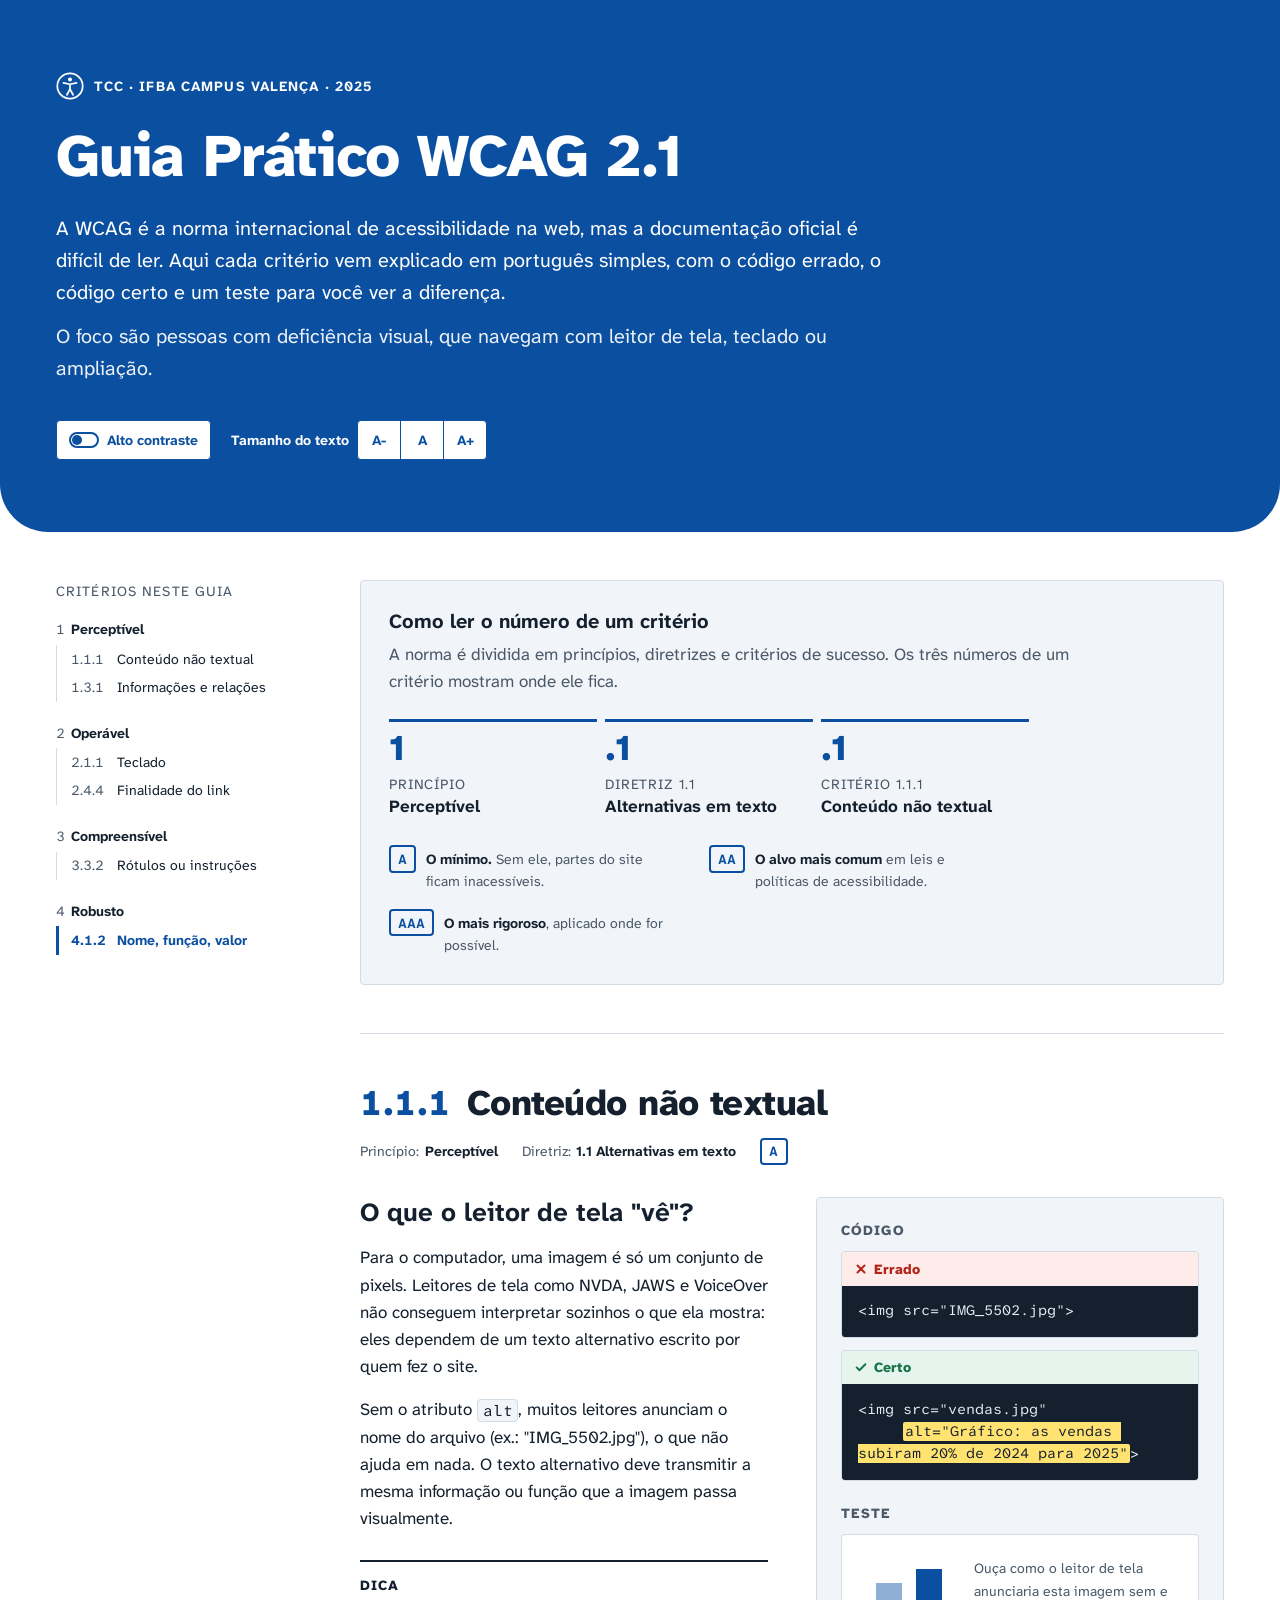
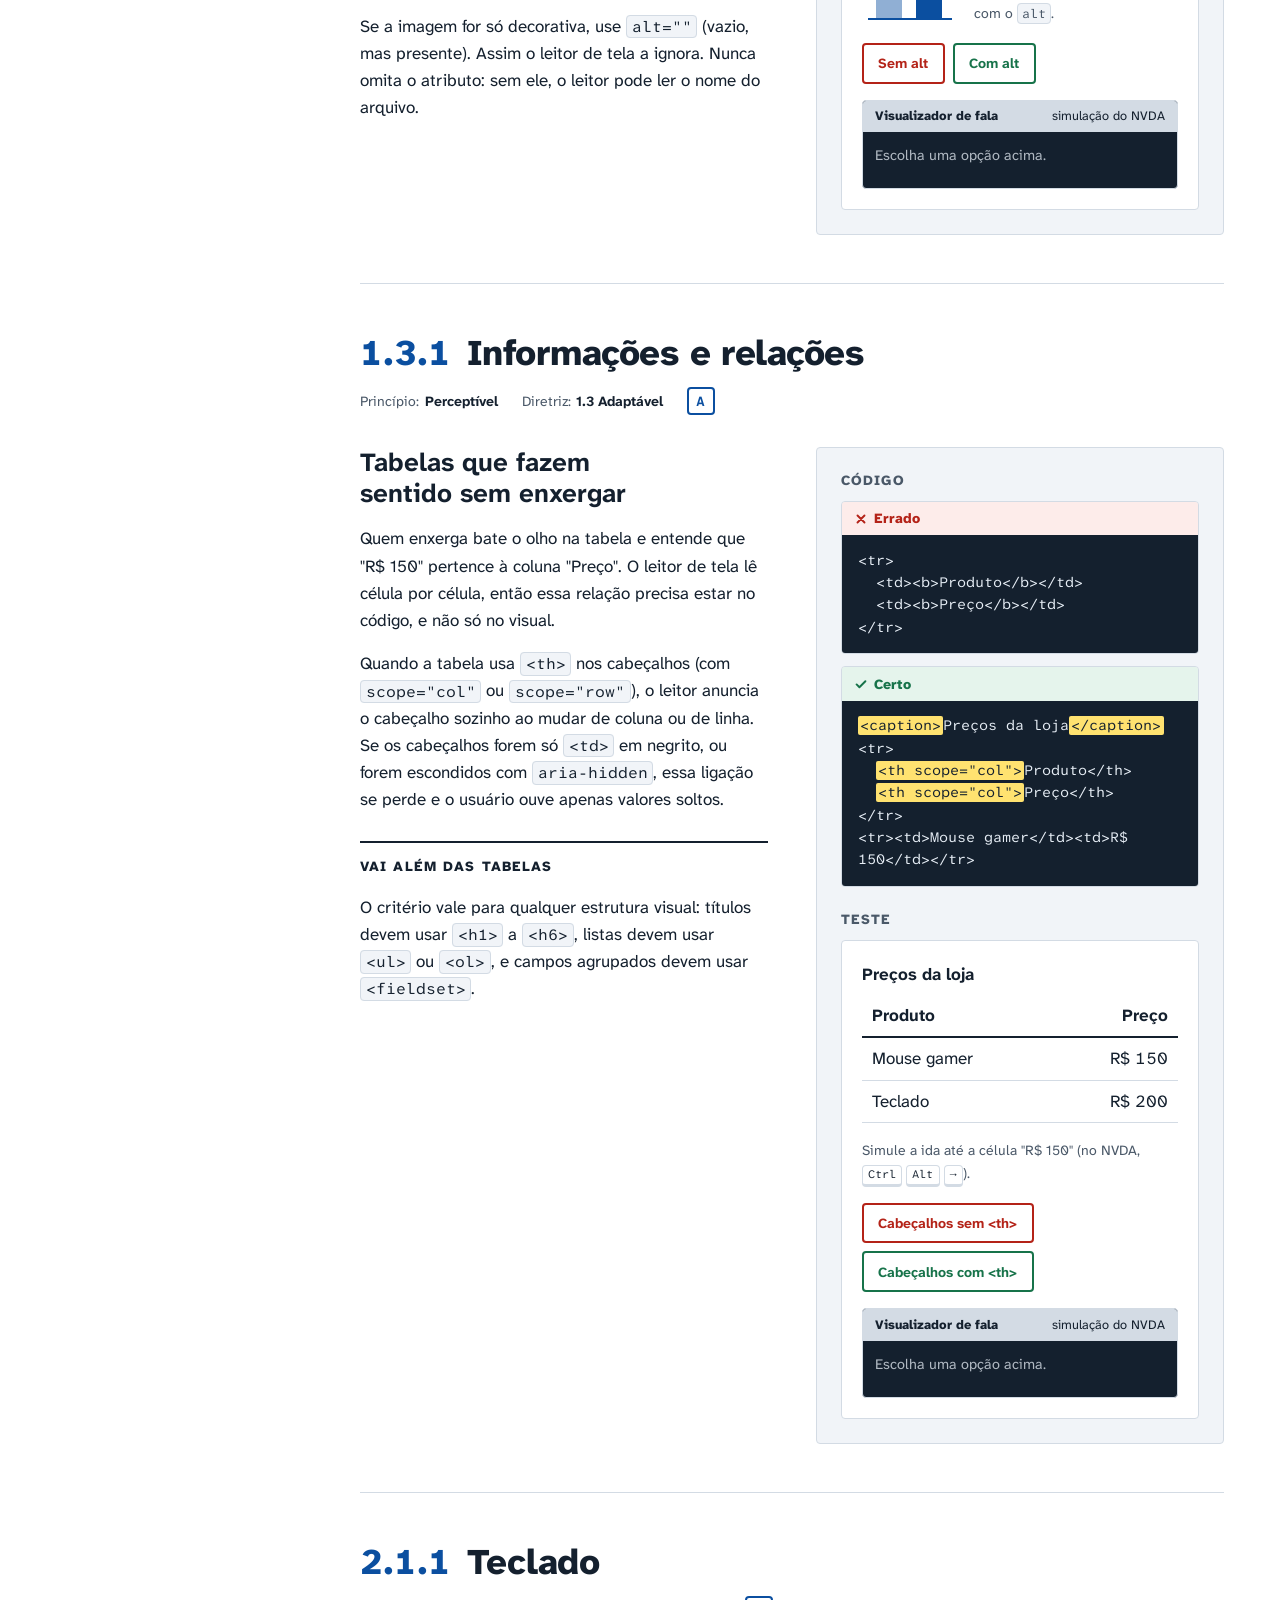
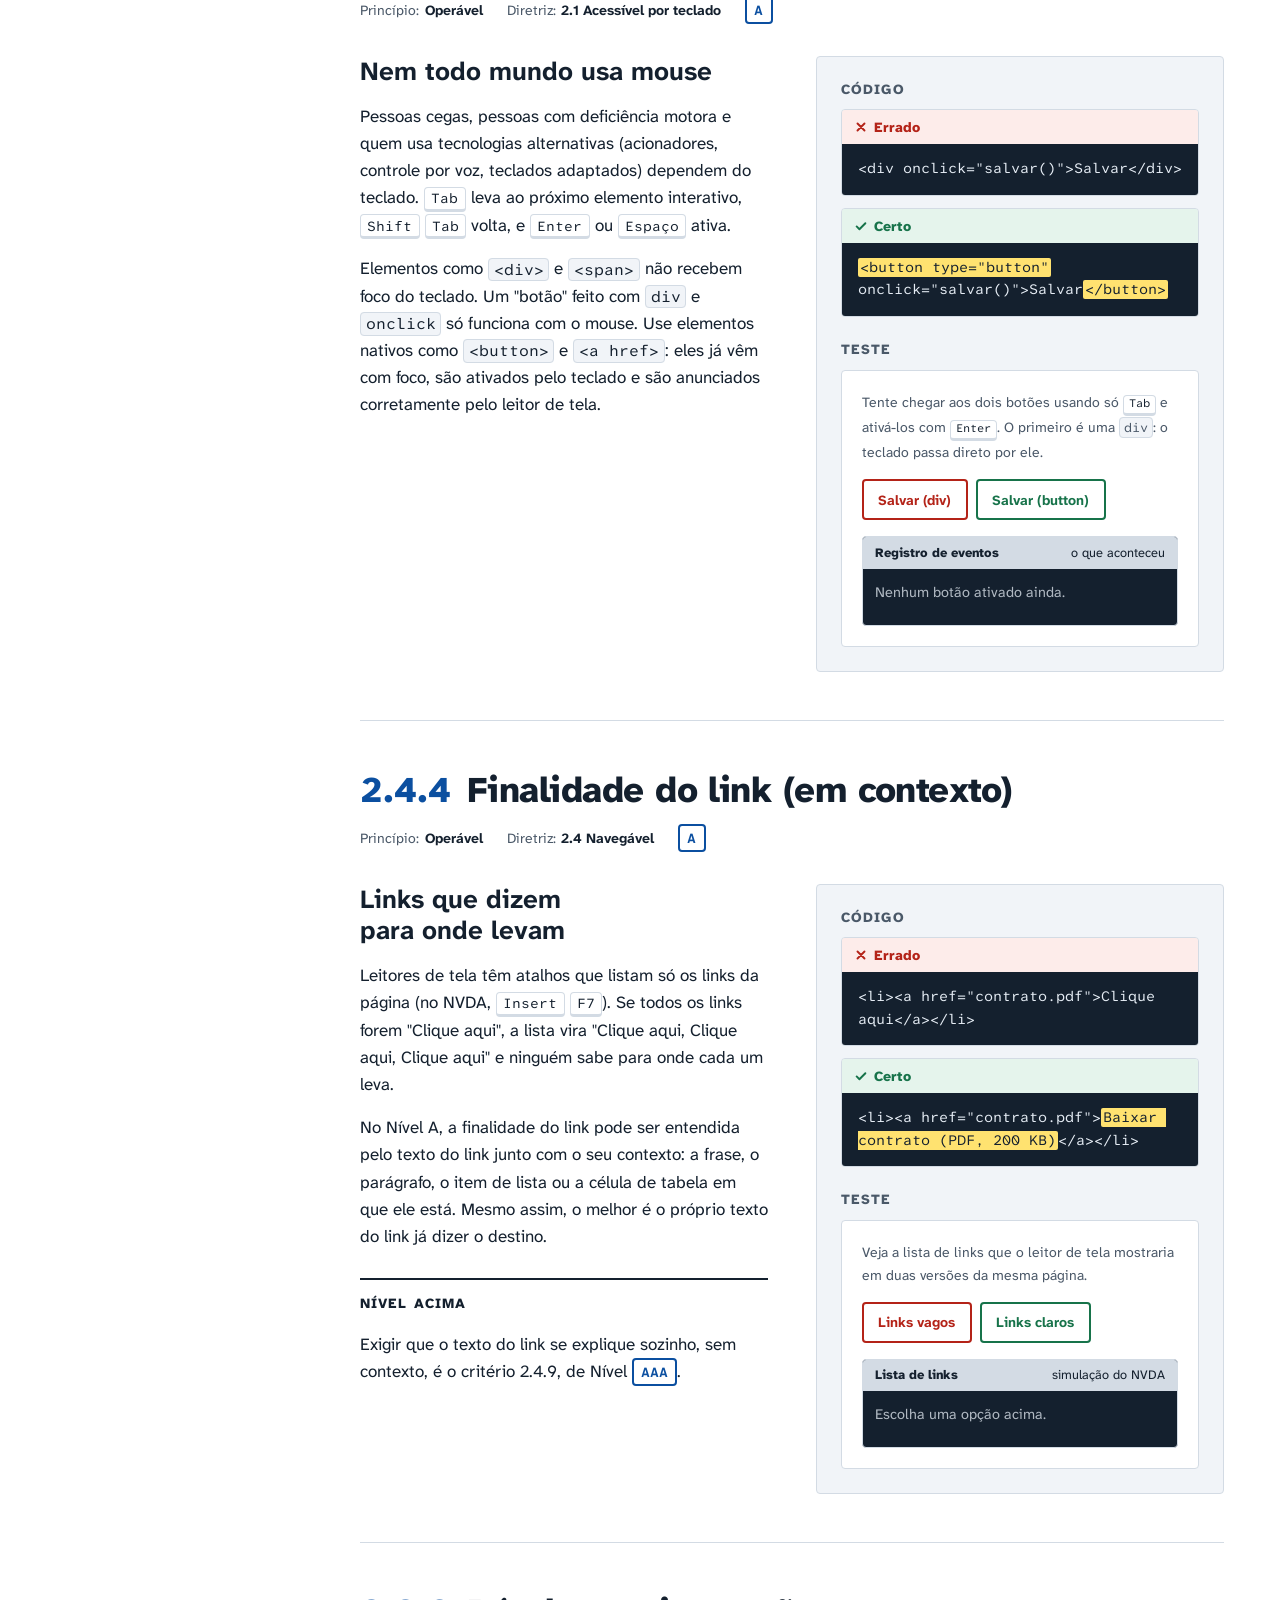
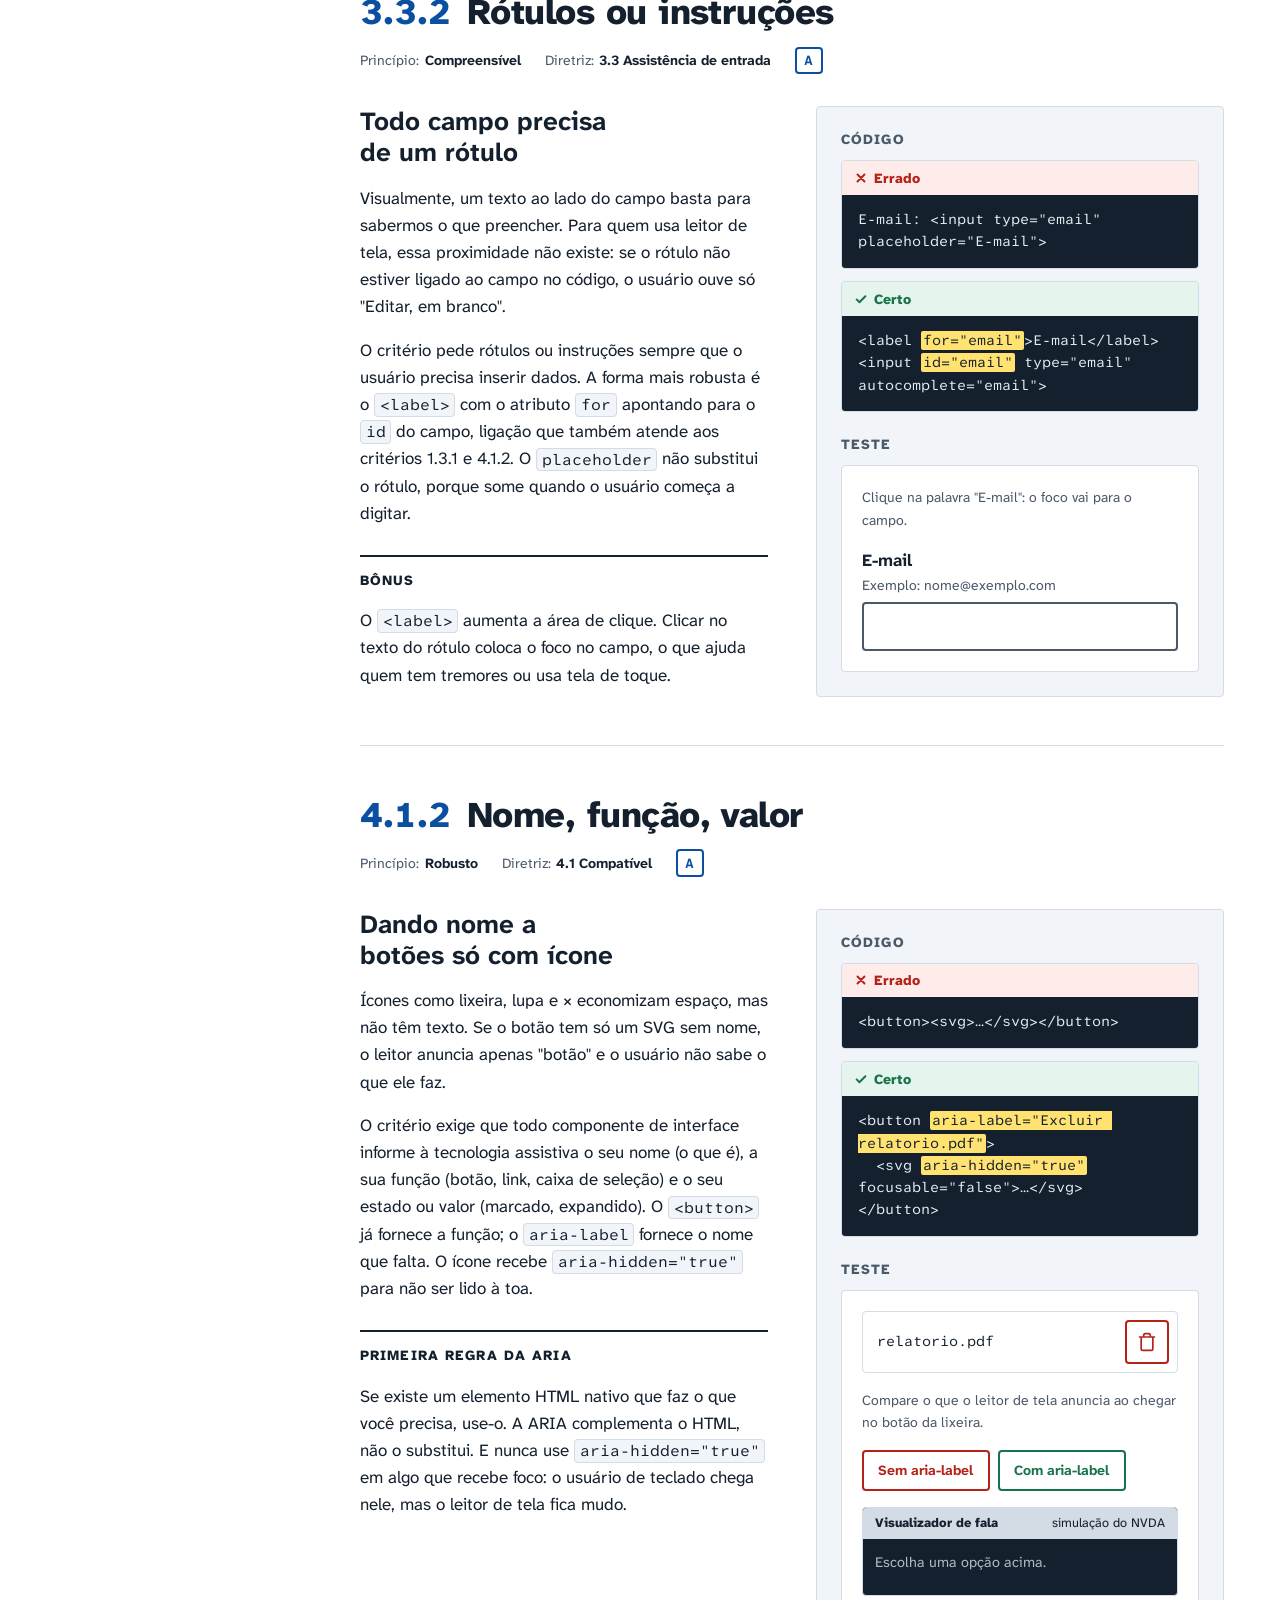
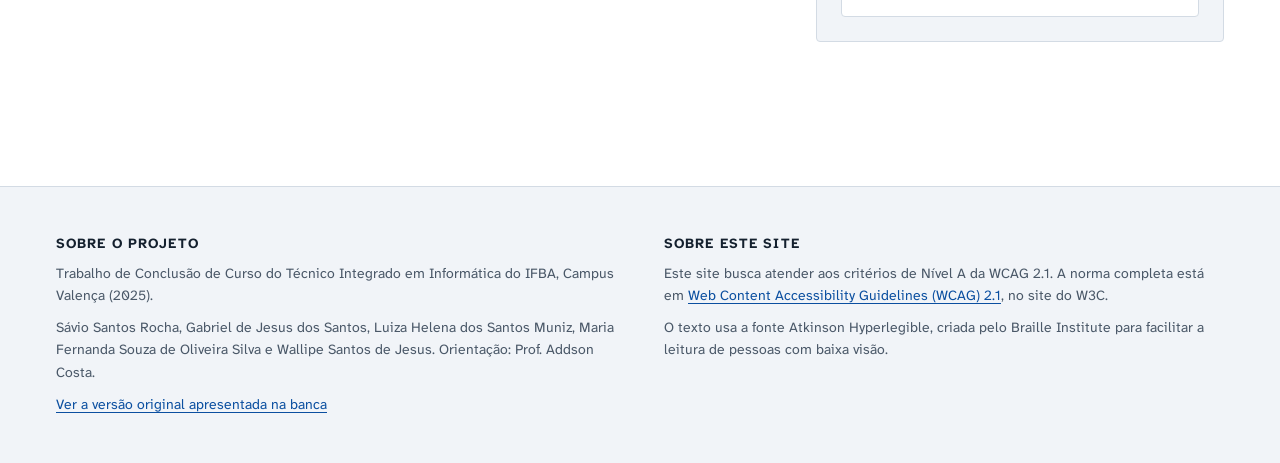
<file: index.html>
<!DOCTYPE html>
<html lang="pt-BR">
<head>
    <meta charset="UTF-8">
    <meta name="viewport" content="width=device-width, initial-scale=1.0">
    <meta name="description" content="Guia prático e interativo dos critérios de sucesso de Nível A da WCAG 2.1, explicado em português com exemplos de código e simulações de leitor de tela.">
    <title>Guia Prático WCAG 2.1</title>
    <link rel="preload" href="fonts/atkinson-next-latin.woff2" as="font" type="font/woff2" crossorigin>
    <link rel="stylesheet" href="css/style.css">
</head>
<body>

    <a href="#conteudo" class="skip-link">Pular para o conteúdo</a>

    <header class="hero">
        <div class="hero__inner">
            <p class="hero__brand">
                <svg width="28" height="28" viewBox="0 0 32 32" aria-hidden="true" focusable="false">
                    <circle cx="16" cy="16" r="14.5" fill="none" stroke="currentColor" stroke-width="2"></circle>
                    <circle cx="16" cy="8.5" r="2.3" fill="currentColor"></circle>
                    <path d="M8.5 12.5 16 14l7.5-1.5M16 14v5.5m0 0-3.5 6.5M16 19.5l3.5 6.5" fill="none" stroke="currentColor" stroke-width="2" stroke-linecap="round" stroke-linejoin="round"></path>
                </svg>
                TCC · IFBA Campus Valença · 2025
            </p>
            <h1>Guia Prático WCAG 2.1</h1>
            <p class="hero__lead">A WCAG é a norma internacional de acessibilidade na web, mas a documentação oficial é difícil de ler. Aqui cada critério vem explicado em português simples, com o código errado, o código certo e um teste para você ver a diferença.</p>
            <p class="hero__lead">O foco são pessoas com deficiência visual, que navegam com leitor de tela, teclado ou ampliação.</p>

            <div class="prefs" role="group" aria-label="Preferências de leitura">
                <button type="button" class="pref-button pref-button--toggle" id="btn-contrast" data-action="toggle-contrast" aria-pressed="false">
                    <span class="switch" aria-hidden="true"></span>
                    Alto contraste
                </button>
                <div class="prefs__group">
                    <span class="prefs__label" id="label-tamanho">Tamanho do texto</span>
                    <div class="prefs__buttons" role="group" aria-labelledby="label-tamanho">
                        <button type="button" class="pref-button" data-action="font-decrease">A-<span class="visually-hidden"> (diminuir)</span></button>
                        <button type="button" class="pref-button" data-action="font-reset">A<span class="visually-hidden"> (padrão)</span></button>
                        <button type="button" class="pref-button" data-action="font-increase">A+<span class="visually-hidden"> (aumentar)</span></button>
                    </div>
                </div>
            </div>
            <p id="prefs-status" class="visually-hidden" role="status"></p>
        </div>
    </header>

    <div class="layout">

        <nav class="index" aria-labelledby="titulo-indice">
            <p class="index__title" id="titulo-indice">Critérios neste guia</p>

            <div class="index__group">
                <p class="index__principle"><span>1</span>Perceptível</p>
                <ul>
                    <li><a href="#criterio-111"><span class="index__num">1.1.1</span> Conteúdo não textual</a></li>
                    <li><a href="#criterio-131"><span class="index__num">1.3.1</span> Informações e relações</a></li>
                </ul>
            </div>
            <div class="index__group">
                <p class="index__principle"><span>2</span>Operável</p>
                <ul>
                    <li><a href="#criterio-211"><span class="index__num">2.1.1</span> Teclado</a></li>
                    <li><a href="#criterio-244"><span class="index__num">2.4.4</span> Finalidade do link</a></li>
                </ul>
            </div>
            <div class="index__group">
                <p class="index__principle"><span>3</span>Compreensível</p>
                <ul>
                    <li><a href="#criterio-332"><span class="index__num">3.3.2</span> Rótulos ou instruções</a></li>
                </ul>
            </div>
            <div class="index__group">
                <p class="index__principle"><span>4</span>Robusto</p>
                <ul>
                    <li><a href="#criterio-412"><span class="index__num">4.1.2</span> Nome, função, valor</a></li>
                </ul>
            </div>
        </nav>

        <main id="conteudo" class="content" tabindex="-1">

            <!-- ABERTURA -->
            <div class="opening">
                <section class="anatomy" aria-labelledby="titulo-anatomia">
                    <h2 id="titulo-anatomia">Como ler o número de um critério</h2>
                    <p>A norma é dividida em princípios, diretrizes e critérios de sucesso. Os três números de um critério mostram onde ele fica.</p>
                    <ol class="anatomy__parts">
                        <li>
                            <span class="anatomy__digit" aria-hidden="true">1</span>
                            <span class="anatomy__role">Princípio</span>
                            <span class="anatomy__name">Perceptível</span>
                        </li>
                        <li>
                            <span class="anatomy__digit" aria-hidden="true">.1</span>
                            <span class="anatomy__role">Diretriz 1.1</span>
                            <span class="anatomy__name">Alternativas em texto</span>
                        </li>
                        <li>
                            <span class="anatomy__digit" aria-hidden="true">.1</span>
                            <span class="anatomy__role">Critério 1.1.1</span>
                            <span class="anatomy__name">Conteúdo não textual</span>
                        </li>
                    </ol>
                    <ul class="levels">
                        <li><span class="level">A</span> <span><strong>O mínimo.</strong> Sem ele, partes do site ficam inacessíveis.</span></li>
                        <li><span class="level">AA</span> <span><strong>O alvo mais comum</strong> em leis e políticas de acessibilidade.</span></li>
                        <li><span class="level">AAA</span> <span><strong>O mais rigoroso</strong>, aplicado onde for possível.</span></li>
                    </ul>
                </section>
            </div>

            <!-- 1.1.1 CONTEÚDO NÃO TEXTUAL -->
            <section class="criterion" id="criterio-111" aria-labelledby="titulo-111">
                <header class="criterion__head">
                    <h2 id="titulo-111"><span class="criterion__num">1.1.1</span> Conteúdo não textual</h2>
                    <dl class="criterion__meta">
                        <div><dt>Princípio</dt><dd>Perceptível</dd></div>
                        <div><dt>Diretriz</dt><dd>1.1 Alternativas em texto</dd></div>
                        <div><dt class="visually-hidden">Nível</dt><dd><span class="level">A</span></dd></div>
                    </dl>
                </header>
                <div class="criterion__body">
                    <div class="criterion__text">
                        <h3>O que o leitor de tela "vê"?</h3>
                        <p>Para o computador, uma imagem é só um conjunto de pixels. Leitores de tela como NVDA, JAWS e VoiceOver não conseguem interpretar sozinhos o que ela mostra: eles dependem de um texto alternativo escrito por quem fez o site.</p>
                        <p>Sem o atributo <code>alt</code>, muitos leitores anunciam o nome do arquivo (ex.: "IMG_5502.jpg"), o que não ajuda em nada. O texto alternativo deve transmitir a mesma informação ou função que a imagem passa visualmente.</p>
                        <div class="note">
                            <p class="note__label">Dica</p>
                            <p>Se a imagem for só decorativa, use <code>alt=""</code> (vazio, mas presente). Assim o leitor de tela a ignora. Nunca omita o atributo: sem ele, o leitor pode ler o nome do arquivo.</p>
                        </div>
                    </div>

                    <div class="lab">
                        <div class="lab__part">
                            <h4 class="lab__title">Código</h4>
                            <div class="snippets">
                                <figure class="snippet snippet--wrong">
                                    <figcaption><svg width="14" height="14" viewBox="0 0 16 16" aria-hidden="true" focusable="false"><path d="M4 4l8 8M12 4l-8 8" fill="none" stroke="currentColor" stroke-width="2.2" stroke-linecap="round"></path></svg> Errado</figcaption>
<pre><code>&lt;img src="IMG_5502.jpg"&gt;</code></pre>
                                </figure>
                                <figure class="snippet snippet--right">
                                    <figcaption><svg width="14" height="14" viewBox="0 0 16 16" aria-hidden="true" focusable="false"><path d="M3 8.5l3.2 3.2L13 4.8" fill="none" stroke="currentColor" stroke-width="2.2" stroke-linecap="round" stroke-linejoin="round"></path></svg> Certo</figcaption>
<pre><code>&lt;img src="vendas.jpg"
     <mark>alt="Gráfico: as vendas subiram 20% de 2024 para 2025"</mark>&gt;</code></pre>
                                </figure>
                            </div>
                        </div>

                        <div class="lab__part">
                            <h4 class="lab__title">Teste</h4>
                            <div class="demo">
                                <div class="chart-figure">
                                    <svg width="96" height="72" viewBox="0 0 96 72" role="img" aria-label="Gráfico: as vendas subiram 20% de 2024 para 2025">
                                        <rect x="14" y="28" width="26" height="36" fill="currentColor" opacity="0.45"></rect>
                                        <rect x="54" y="14" width="26" height="50" fill="currentColor"></rect>
                                        <line x1="6" y1="64" x2="90" y2="64" stroke="currentColor" stroke-width="2"></line>
                                    </svg>
                                    <p>Ouça como o leitor de tela anunciaria esta imagem sem e com o <code>alt</code>.</p>
                                </div>
                                <div class="choice">
                                    <button type="button" class="button button--wrong" data-output="sr-111" data-tag="Sem alt" data-message="IMG_5502.jpg, imagem">Sem alt</button>
                                    <button type="button" class="button button--right" data-output="sr-111" data-tag="Com alt" data-message="Gráfico: as vendas subiram 20% de 2024 para 2025, imagem">Com alt</button>
                                </div>
                                <div class="speech">
                                    <p class="speech__bar"><strong>Visualizador de fala</strong> <span>simulação do NVDA</span></p>
                                    <div class="speech__log" id="sr-111" role="log" aria-label="Falas simuladas do leitor de tela">
                                        <p class="speech__empty">Escolha uma opção acima.</p>
                                    </div>
                                </div>
                            </div>
                        </div>
                    </div>
                </div>
            </section>

            <!-- 1.3.1 INFORMAÇÕES E RELAÇÕES -->
            <section class="criterion" id="criterio-131" aria-labelledby="titulo-131">
                <header class="criterion__head">
                    <h2 id="titulo-131"><span class="criterion__num">1.3.1</span> Informações e relações</h2>
                    <dl class="criterion__meta">
                        <div><dt>Princípio</dt><dd>Perceptível</dd></div>
                        <div><dt>Diretriz</dt><dd>1.3 Adaptável</dd></div>
                        <div><dt class="visually-hidden">Nível</dt><dd><span class="level">A</span></dd></div>
                    </dl>
                </header>
                <div class="criterion__body">
                    <div class="criterion__text">
                        <h3>Tabelas que fazem sentido sem enxergar</h3>
                        <p>Quem enxerga bate o olho na tabela e entende que "R$ 150" pertence à coluna "Preço". O leitor de tela lê célula por célula, então essa relação precisa estar no código, e não só no visual.</p>
                        <p>Quando a tabela usa <code>&lt;th&gt;</code> nos cabeçalhos (com <code>scope="col"</code> ou <code>scope="row"</code>), o leitor anuncia o cabeçalho sozinho ao mudar de coluna ou de linha. Se os cabeçalhos forem só <code>&lt;td&gt;</code> em negrito, ou forem escondidos com <code>aria-hidden</code>, essa ligação se perde e o usuário ouve apenas valores soltos.</p>
                        <div class="note">
                            <p class="note__label">Vai além das tabelas</p>
                            <p>O critério vale para qualquer estrutura visual: títulos devem usar <code>&lt;h1&gt;</code> a <code>&lt;h6&gt;</code>, listas devem usar <code>&lt;ul&gt;</code> ou <code>&lt;ol&gt;</code>, e campos agrupados devem usar <code>&lt;fieldset&gt;</code>.</p>
                        </div>
                    </div>

                    <div class="lab">
                        <div class="lab__part">
                            <h4 class="lab__title">Código</h4>
                            <div class="snippets">
                                <figure class="snippet snippet--wrong">
                                    <figcaption><svg width="14" height="14" viewBox="0 0 16 16" aria-hidden="true" focusable="false"><path d="M4 4l8 8M12 4l-8 8" fill="none" stroke="currentColor" stroke-width="2.2" stroke-linecap="round"></path></svg> Errado</figcaption>
<pre><code>&lt;tr&gt;
  &lt;td&gt;&lt;b&gt;Produto&lt;/b&gt;&lt;/td&gt;
  &lt;td&gt;&lt;b&gt;Preço&lt;/b&gt;&lt;/td&gt;
&lt;/tr&gt;</code></pre>
                                </figure>
                                <figure class="snippet snippet--right">
                                    <figcaption><svg width="14" height="14" viewBox="0 0 16 16" aria-hidden="true" focusable="false"><path d="M3 8.5l3.2 3.2L13 4.8" fill="none" stroke="currentColor" stroke-width="2.2" stroke-linecap="round" stroke-linejoin="round"></path></svg> Certo</figcaption>
<pre><code><mark>&lt;caption&gt;</mark>Preços da loja<mark>&lt;/caption&gt;</mark>
&lt;tr&gt;
  <mark>&lt;th scope="col"&gt;</mark>Produto&lt;/th&gt;
  <mark>&lt;th scope="col"&gt;</mark>Preço&lt;/th&gt;
&lt;/tr&gt;
&lt;tr&gt;&lt;td&gt;Mouse gamer&lt;/td&gt;&lt;td&gt;R$ 150&lt;/td&gt;&lt;/tr&gt;</code></pre>
                                </figure>
                            </div>
                        </div>

                        <div class="lab__part">
                            <h4 class="lab__title">Teste</h4>
                            <div class="demo">
                                <div class="table-wrap">
                                    <table class="demo-table">
                                        <caption>Preços da loja</caption>
                                        <thead>
                                            <tr>
                                                <th scope="col">Produto</th>
                                                <th scope="col">Preço</th>
                                            </tr>
                                        </thead>
                                        <tbody>
                                            <tr>
                                                <td>Mouse gamer</td>
                                                <td>R$ 150</td>
                                            </tr>
                                            <tr>
                                                <td>Teclado</td>
                                                <td>R$ 200</td>
                                            </tr>
                                        </tbody>
                                    </table>
                                </div>
                                <p>Simule a ida até a célula "R$ 150" (no NVDA, <kbd>Ctrl</kbd> <kbd>Alt</kbd> <kbd>→</kbd>).</p>
                                <div class="choice">
                                    <button type="button" class="button button--wrong" data-output="sr-131" data-tag="Sem th" data-message="R$ 150">Cabeçalhos sem &lt;th&gt;</button>
                                    <button type="button" class="button button--right" data-output="sr-131" data-tag="Com th" data-message="Preço, coluna 2, R$ 150">Cabeçalhos com &lt;th&gt;</button>
                                </div>
                                <div class="speech">
                                    <p class="speech__bar"><strong>Visualizador de fala</strong> <span>simulação do NVDA</span></p>
                                    <div class="speech__log" id="sr-131" role="log" aria-label="Falas simuladas do leitor de tela">
                                        <p class="speech__empty">Escolha uma opção acima.</p>
                                    </div>
                                </div>
                            </div>
                        </div>
                    </div>
                </div>
            </section>

            <!-- 2.1.1 TECLADO -->
            <section class="criterion" id="criterio-211" aria-labelledby="titulo-211">
                <header class="criterion__head">
                    <h2 id="titulo-211"><span class="criterion__num">2.1.1</span> Teclado</h2>
                    <dl class="criterion__meta">
                        <div><dt>Princípio</dt><dd>Operável</dd></div>
                        <div><dt>Diretriz</dt><dd>2.1 Acessível por teclado</dd></div>
                        <div><dt class="visually-hidden">Nível</dt><dd><span class="level">A</span></dd></div>
                    </dl>
                </header>
                <div class="criterion__body">
                    <div class="criterion__text">
                        <h3>Nem todo mundo usa mouse</h3>
                        <p>Pessoas cegas, pessoas com deficiência motora e quem usa tecnologias alternativas (acionadores, controle por voz, teclados adaptados) dependem do teclado. <kbd>Tab</kbd> leva ao próximo elemento interativo, <kbd>Shift</kbd> <kbd>Tab</kbd> volta, e <kbd>Enter</kbd> ou <kbd>Espaço</kbd> ativa.</p>
                        <p>Elementos como <code>&lt;div&gt;</code> e <code>&lt;span&gt;</code> não recebem foco do teclado. Um "botão" feito com <code>div</code> e <code>onclick</code> só funciona com o mouse. Use elementos nativos como <code>&lt;button&gt;</code> e <code>&lt;a href&gt;</code>: eles já vêm com foco, são ativados pelo teclado e são anunciados corretamente pelo leitor de tela.</p>
                    </div>

                    <div class="lab">
                        <div class="lab__part">
                            <h4 class="lab__title">Código</h4>
                            <div class="snippets">
                                <figure class="snippet snippet--wrong">
                                    <figcaption><svg width="14" height="14" viewBox="0 0 16 16" aria-hidden="true" focusable="false"><path d="M4 4l8 8M12 4l-8 8" fill="none" stroke="currentColor" stroke-width="2.2" stroke-linecap="round"></path></svg> Errado</figcaption>
<pre><code>&lt;div onclick="salvar()"&gt;Salvar&lt;/div&gt;</code></pre>
                                </figure>
                                <figure class="snippet snippet--right">
                                    <figcaption><svg width="14" height="14" viewBox="0 0 16 16" aria-hidden="true" focusable="false"><path d="M3 8.5l3.2 3.2L13 4.8" fill="none" stroke="currentColor" stroke-width="2.2" stroke-linecap="round" stroke-linejoin="round"></path></svg> Certo</figcaption>
<pre><code><mark>&lt;button type="button"</mark> onclick="salvar()"&gt;Salvar<mark>&lt;/button&gt;</mark></code></pre>
                                </figure>
                            </div>
                        </div>

                        <div class="lab__part">
                            <h4 class="lab__title">Teste</h4>
                            <div class="demo">
                                <p>Tente chegar aos dois botões usando só <kbd>Tab</kbd> e ativá-los com <kbd>Enter</kbd>. O primeiro é uma <code>div</code>: o teclado passa direto por ele.</p>
                                <div class="choice">
                                    <div class="fake-button" data-output="msg-211" data-tag="div" data-message="Ativado com o mouse. Pelo teclado, este elemento nem recebe foco.">Salvar (div)</div>
                                    <button type="button" class="button button--right" data-output="msg-211" data-tag="button" data-message="Ativado! Funciona com mouse, teclado e leitor de tela.">Salvar (button)</button>
                                </div>
                                <div class="speech">
                                    <p class="speech__bar"><strong>Registro de eventos</strong> <span>o que aconteceu</span></p>
                                    <div class="speech__log" id="msg-211" role="log" aria-label="Registro de eventos">
                                        <p class="speech__empty">Nenhum botão ativado ainda.</p>
                                    </div>
                                </div>
                            </div>
                        </div>
                    </div>
                </div>
            </section>

            <!-- 2.4.4 FINALIDADE DO LINK -->
            <section class="criterion" id="criterio-244" aria-labelledby="titulo-244">
                <header class="criterion__head">
                    <h2 id="titulo-244"><span class="criterion__num">2.4.4</span> Finalidade do link (em contexto)</h2>
                    <dl class="criterion__meta">
                        <div><dt>Princípio</dt><dd>Operável</dd></div>
                        <div><dt>Diretriz</dt><dd>2.4 Navegável</dd></div>
                        <div><dt class="visually-hidden">Nível</dt><dd><span class="level">A</span></dd></div>
                    </dl>
                </header>
                <div class="criterion__body">
                    <div class="criterion__text">
                        <h3>Links que dizem para onde levam</h3>
                        <p>Leitores de tela têm atalhos que listam só os links da página (no NVDA, <kbd>Insert</kbd> <kbd>F7</kbd>). Se todos os links forem "Clique aqui", a lista vira "Clique aqui, Clique aqui, Clique aqui" e ninguém sabe para onde cada um leva.</p>
                        <p>No Nível A, a finalidade do link pode ser entendida pelo texto do link junto com o seu contexto: a frase, o parágrafo, o item de lista ou a célula de tabela em que ele está. Mesmo assim, o melhor é o próprio texto do link já dizer o destino.</p>
                        <div class="note">
                            <p class="note__label">Nível acima</p>
                            <p>Exigir que o texto do link se explique sozinho, sem contexto, é o critério 2.4.9, de Nível <span class="level">AAA</span>.</p>
                        </div>
                    </div>

                    <div class="lab">
                        <div class="lab__part">
                            <h4 class="lab__title">Código</h4>
                            <div class="snippets">
                                <figure class="snippet snippet--wrong">
                                    <figcaption><svg width="14" height="14" viewBox="0 0 16 16" aria-hidden="true" focusable="false"><path d="M4 4l8 8M12 4l-8 8" fill="none" stroke="currentColor" stroke-width="2.2" stroke-linecap="round"></path></svg> Errado</figcaption>
<pre><code>&lt;li&gt;&lt;a href="contrato.pdf"&gt;Clique aqui&lt;/a&gt;&lt;/li&gt;</code></pre>
                                </figure>
                                <figure class="snippet snippet--right">
                                    <figcaption><svg width="14" height="14" viewBox="0 0 16 16" aria-hidden="true" focusable="false"><path d="M3 8.5l3.2 3.2L13 4.8" fill="none" stroke="currentColor" stroke-width="2.2" stroke-linecap="round" stroke-linejoin="round"></path></svg> Certo</figcaption>
<pre><code>&lt;li&gt;&lt;a href="contrato.pdf"&gt;<mark>Baixar contrato (PDF, 200 KB)</mark>&lt;/a&gt;&lt;/li&gt;</code></pre>
                                </figure>
                            </div>
                        </div>

                        <div class="lab__part">
                            <h4 class="lab__title">Teste</h4>
                            <div class="demo">
                                <p>Veja a lista de links que o leitor de tela mostraria em duas versões da mesma página.</p>
                                <div class="choice">
                                    <button type="button" class="button button--wrong" data-output="sr-244" data-tag="Vagos" data-message="Clique aqui; Clique aqui; Saiba mais; Clique aqui">Links vagos</button>
                                    <button type="button" class="button button--right" data-output="sr-244" data-tag="Claros" data-message="Baixar contrato (PDF); Ver tabela de preços; Falar com o suporte; Política de privacidade">Links claros</button>
                                </div>
                                <div class="speech">
                                    <p class="speech__bar"><strong>Lista de links</strong> <span>simulação do NVDA</span></p>
                                    <div class="speech__log" id="sr-244" role="log" aria-label="Listas de links simuladas">
                                        <p class="speech__empty">Escolha uma opção acima.</p>
                                    </div>
                                </div>
                            </div>
                        </div>
                    </div>
                </div>
            </section>

            <!-- 3.3.2 RÓTULOS OU INSTRUÇÕES -->
            <section class="criterion" id="criterio-332" aria-labelledby="titulo-332">
                <header class="criterion__head">
                    <h2 id="titulo-332"><span class="criterion__num">3.3.2</span> Rótulos ou instruções</h2>
                    <dl class="criterion__meta">
                        <div><dt>Princípio</dt><dd>Compreensível</dd></div>
                        <div><dt>Diretriz</dt><dd>3.3 Assistência de entrada</dd></div>
                        <div><dt class="visually-hidden">Nível</dt><dd><span class="level">A</span></dd></div>
                    </dl>
                </header>
                <div class="criterion__body">
                    <div class="criterion__text">
                        <h3>Todo campo precisa de um rótulo</h3>
                        <p>Visualmente, um texto ao lado do campo basta para sabermos o que preencher. Para quem usa leitor de tela, essa proximidade não existe: se o rótulo não estiver ligado ao campo no código, o usuário ouve só "Editar, em branco".</p>
                        <p>O critério pede rótulos ou instruções sempre que o usuário precisa inserir dados. A forma mais robusta é o <code>&lt;label&gt;</code> com o atributo <code>for</code> apontando para o <code>id</code> do campo, ligação que também atende aos critérios 1.3.1 e 4.1.2. O <code>placeholder</code> não substitui o rótulo, porque some quando o usuário começa a digitar.</p>
                        <div class="note">
                            <p class="note__label">Bônus</p>
                            <p>O <code>&lt;label&gt;</code> aumenta a área de clique. Clicar no texto do rótulo coloca o foco no campo, o que ajuda quem tem tremores ou usa tela de toque.</p>
                        </div>
                    </div>

                    <div class="lab">
                        <div class="lab__part">
                            <h4 class="lab__title">Código</h4>
                            <div class="snippets">
                                <figure class="snippet snippet--wrong">
                                    <figcaption><svg width="14" height="14" viewBox="0 0 16 16" aria-hidden="true" focusable="false"><path d="M4 4l8 8M12 4l-8 8" fill="none" stroke="currentColor" stroke-width="2.2" stroke-linecap="round"></path></svg> Errado</figcaption>
<pre><code>E-mail: &lt;input type="email" placeholder="E-mail"&gt;</code></pre>
                                </figure>
                                <figure class="snippet snippet--right">
                                    <figcaption><svg width="14" height="14" viewBox="0 0 16 16" aria-hidden="true" focusable="false"><path d="M3 8.5l3.2 3.2L13 4.8" fill="none" stroke="currentColor" stroke-width="2.2" stroke-linecap="round" stroke-linejoin="round"></path></svg> Certo</figcaption>
<pre><code>&lt;label <mark>for="email"</mark>&gt;E-mail&lt;/label&gt;
&lt;input <mark>id="email"</mark> type="email" autocomplete="email"&gt;</code></pre>
                                </figure>
                            </div>
                        </div>

                        <div class="lab__part">
                            <h4 class="lab__title">Teste</h4>
                            <div class="demo field">
                                <p>Clique na palavra "E-mail": o foco vai para o campo.</p>
                                <div>
                                    <label for="email-demo">E-mail</label>
                                    <p class="field__hint" id="email-demo-dica">Exemplo: nome@exemplo.com</p>
                                    <input type="email" id="email-demo" autocomplete="email" aria-describedby="email-demo-dica">
                                </div>
                            </div>
                        </div>
                    </div>
                </div>
            </section>

            <!-- 4.1.2 NOME, FUNÇÃO, VALOR -->
            <section class="criterion" id="criterio-412" aria-labelledby="titulo-412">
                <header class="criterion__head">
                    <h2 id="titulo-412"><span class="criterion__num">4.1.2</span> Nome, função, valor</h2>
                    <dl class="criterion__meta">
                        <div><dt>Princípio</dt><dd>Robusto</dd></div>
                        <div><dt>Diretriz</dt><dd>4.1 Compatível</dd></div>
                        <div><dt class="visually-hidden">Nível</dt><dd><span class="level">A</span></dd></div>
                    </dl>
                </header>
                <div class="criterion__body">
                    <div class="criterion__text">
                        <h3>Dando nome a botões só com ícone</h3>
                        <p>Ícones como lixeira, lupa e × economizam espaço, mas não têm texto. Se o botão tem só um SVG sem nome, o leitor anuncia apenas "botão" e o usuário não sabe o que ele faz.</p>
                        <p>O critério exige que todo componente de interface informe à tecnologia assistiva o seu nome (o que é), a sua função (botão, link, caixa de seleção) e o seu estado ou valor (marcado, expandido). O <code>&lt;button&gt;</code> já fornece a função; o <code>aria-label</code> fornece o nome que falta. O ícone recebe <code>aria-hidden="true"</code> para não ser lido à toa.</p>
                        <div class="note">
                            <p class="note__label">Primeira regra da ARIA</p>
                            <p>Se existe um elemento HTML nativo que faz o que você precisa, use-o. A ARIA complementa o HTML, não o substitui. E nunca use <code>aria-hidden="true"</code> em algo que recebe foco: o usuário de teclado chega nele, mas o leitor de tela fica mudo.</p>
                        </div>
                    </div>

                    <div class="lab">
                        <div class="lab__part">
                            <h4 class="lab__title">Código</h4>
                            <div class="snippets">
                                <figure class="snippet snippet--wrong">
                                    <figcaption><svg width="14" height="14" viewBox="0 0 16 16" aria-hidden="true" focusable="false"><path d="M4 4l8 8M12 4l-8 8" fill="none" stroke="currentColor" stroke-width="2.2" stroke-linecap="round"></path></svg> Errado</figcaption>
<pre><code>&lt;button&gt;&lt;svg&gt;…&lt;/svg&gt;&lt;/button&gt;</code></pre>
                                </figure>
                                <figure class="snippet snippet--right">
                                    <figcaption><svg width="14" height="14" viewBox="0 0 16 16" aria-hidden="true" focusable="false"><path d="M3 8.5l3.2 3.2L13 4.8" fill="none" stroke="currentColor" stroke-width="2.2" stroke-linecap="round" stroke-linejoin="round"></path></svg> Certo</figcaption>
<pre><code>&lt;button <mark>aria-label="Excluir relatorio.pdf"</mark>&gt;
  &lt;svg <mark>aria-hidden="true"</mark> focusable="false"&gt;…&lt;/svg&gt;
&lt;/button&gt;</code></pre>
                                </figure>
                            </div>
                        </div>

                        <div class="lab__part">
                            <h4 class="lab__title">Teste</h4>
                            <div class="demo">
                                <div class="file-row">
                                    <span>relatorio.pdf</span>
                                    <button type="button" class="icon-button" aria-label="Excluir relatorio.pdf" data-output="sr-412" data-tag="Clique" data-message="relatorio.pdf excluído (simulação: nada foi apagado).">
                                        <svg width="20" height="20" viewBox="0 0 24 24" fill="none" stroke="currentColor" stroke-width="2" stroke-linecap="round" stroke-linejoin="round" aria-hidden="true" focusable="false">
                                            <path d="M3 6h18M8 6V4a2 2 0 0 1 2-2h4a2 2 0 0 1 2 2v2m3 0v14a2 2 0 0 1-2 2H7a2 2 0 0 1-2-2V6"></path>
                                        </svg>
                                    </button>
                                </div>
                                <p>Compare o que o leitor de tela anuncia ao chegar no botão da lixeira.</p>
                                <div class="choice">
                                    <button type="button" class="button button--wrong" data-output="sr-412" data-tag="Sem nome" data-message="botão">Sem aria-label</button>
                                    <button type="button" class="button button--right" data-output="sr-412" data-tag="Com nome" data-message="Excluir relatorio.pdf, botão">Com aria-label</button>
                                </div>
                                <div class="speech">
                                    <p class="speech__bar"><strong>Visualizador de fala</strong> <span>simulação do NVDA</span></p>
                                    <div class="speech__log" id="sr-412" role="log" aria-label="Falas simuladas do leitor de tela">
                                        <p class="speech__empty">Escolha uma opção acima.</p>
                                    </div>
                                </div>
                            </div>
                        </div>
                    </div>
                </div>
            </section>

        </main>
    </div>

    <footer class="site-footer">
        <div class="site-footer__inner">
            <div>
                <h2>Sobre o projeto</h2>
                <p>Trabalho de Conclusão de Curso do Técnico Integrado em Informática do IFBA, Campus Valença (2025).</p>
                <p>Sávio Santos Rocha, Gabriel de Jesus dos Santos, Luiza Helena dos Santos Muniz, Maria Fernanda Souza de Oliveira Silva e Wallipe Santos de Jesus. Orientação: Prof. Addson Costa.</p>
                <p><a href="tcc-original-2025/index.html">Ver a versão original apresentada na banca</a></p>
            </div>
            <div>
                <h2>Sobre este site</h2>
                <p>Este site busca atender aos critérios de Nível A da WCAG 2.1. A norma completa está em <a href="https://www.w3.org/TR/WCAG21/" lang="en">Web Content Accessibility Guidelines (WCAG) 2.1</a>, no site do W3C.</p>
                <p>O texto usa a fonte Atkinson Hyperlegible, criada pelo Braille Institute para facilitar a leitura de pessoas com baixa visão.</p>
            </div>
        </div>
    </footer>

    <script src="js/main.js"></script>
</body>
</html>
</file>
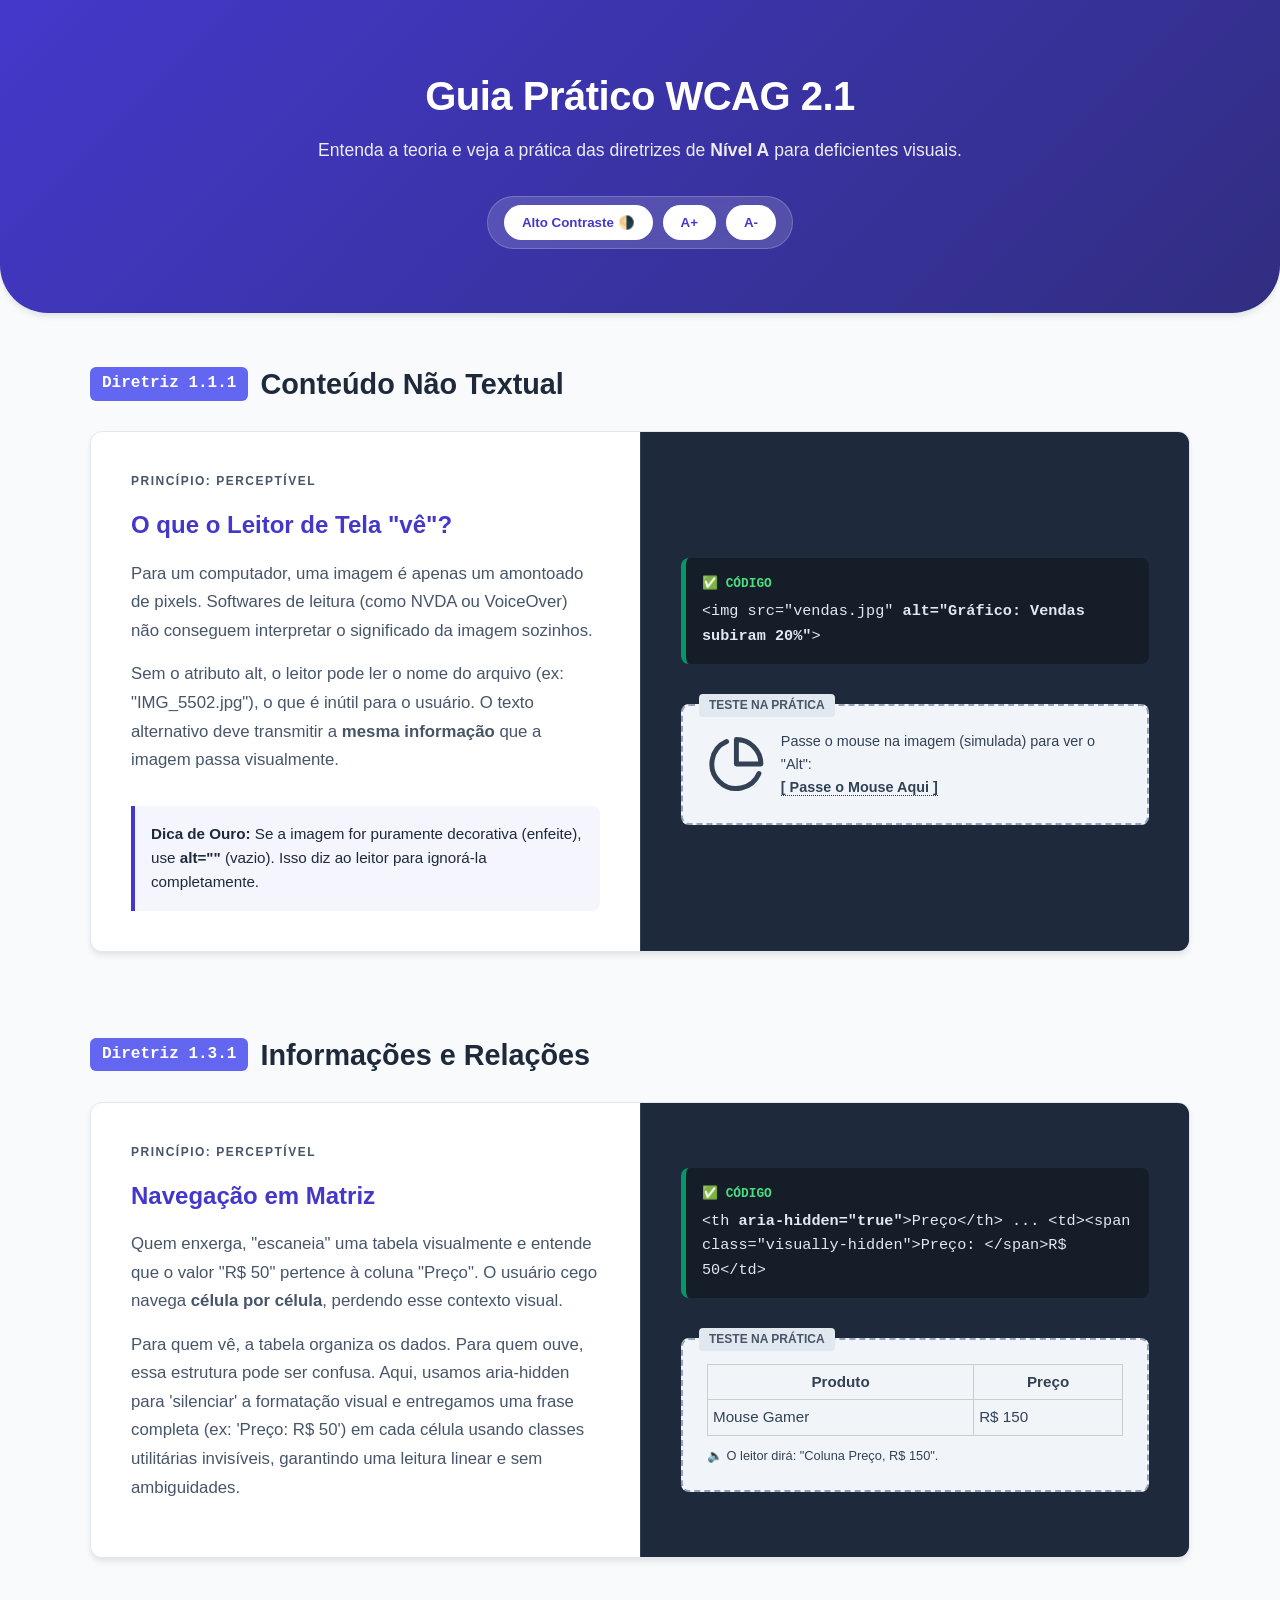
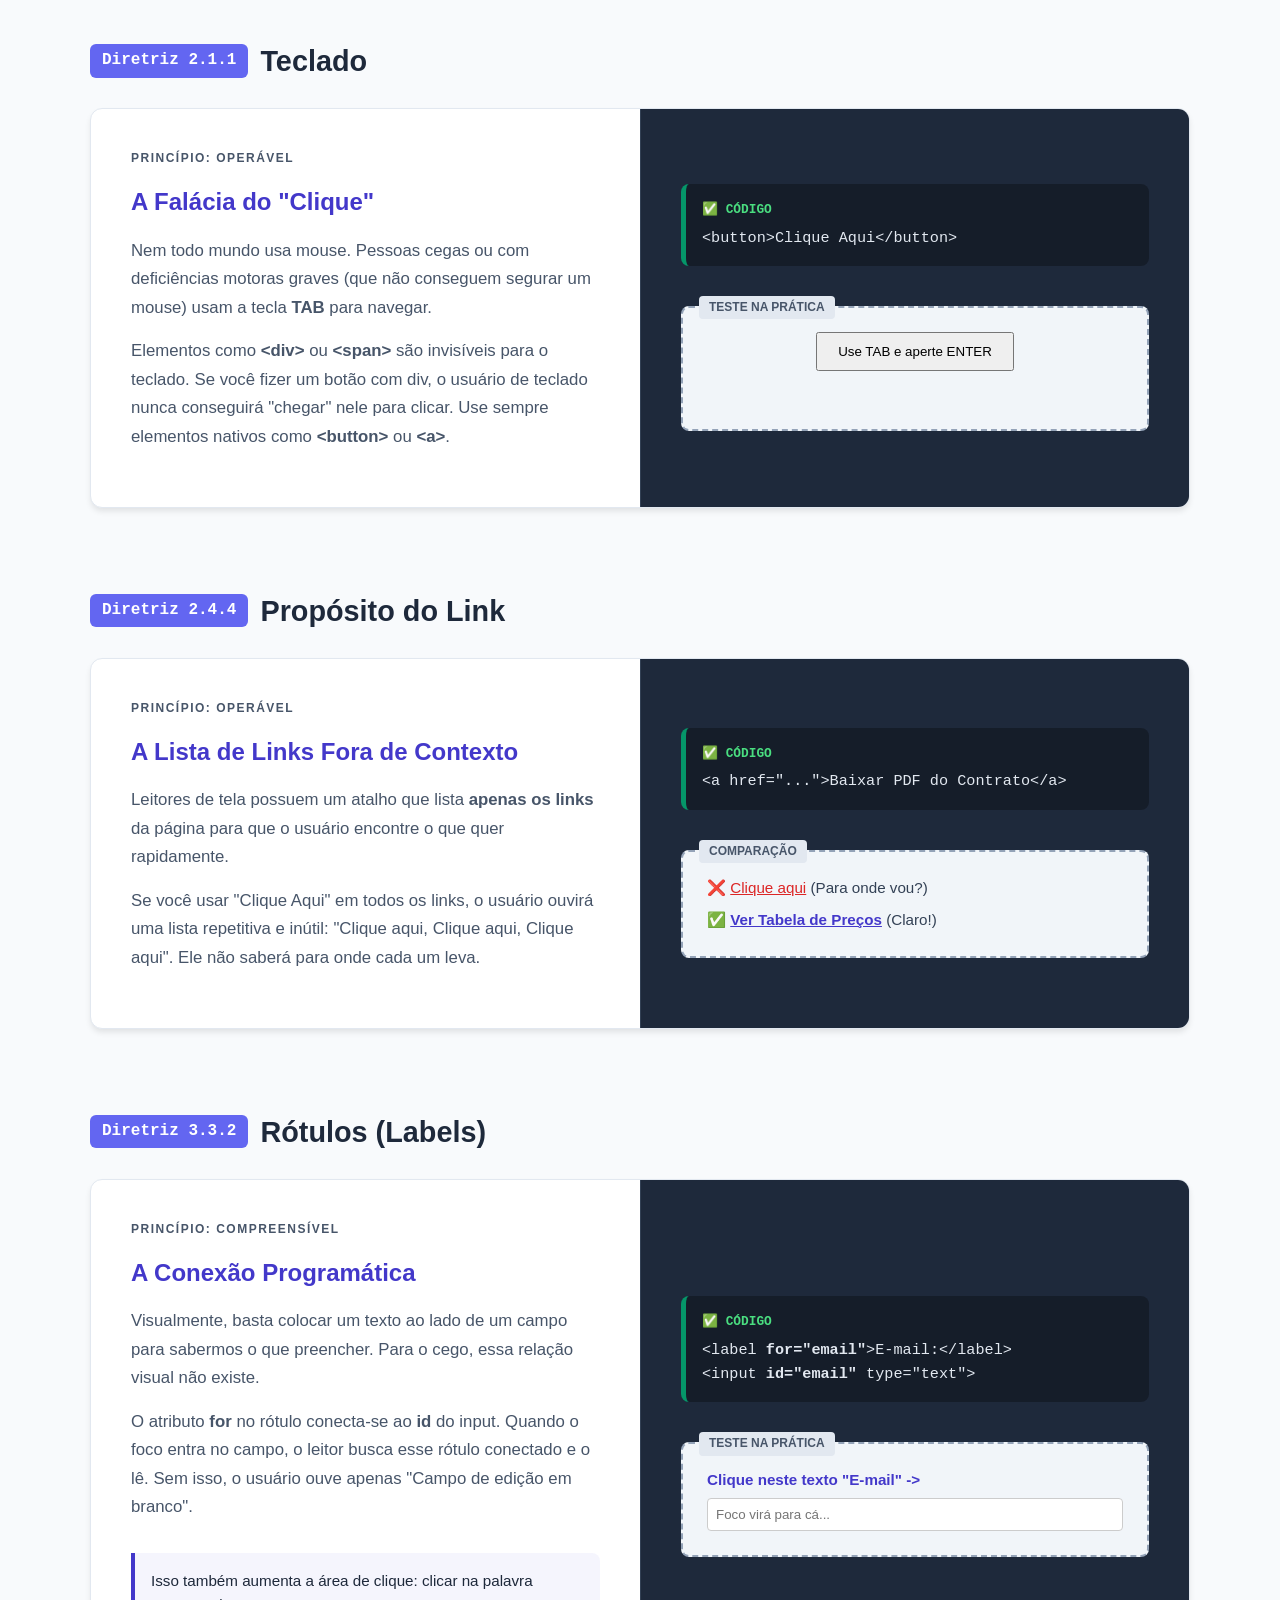
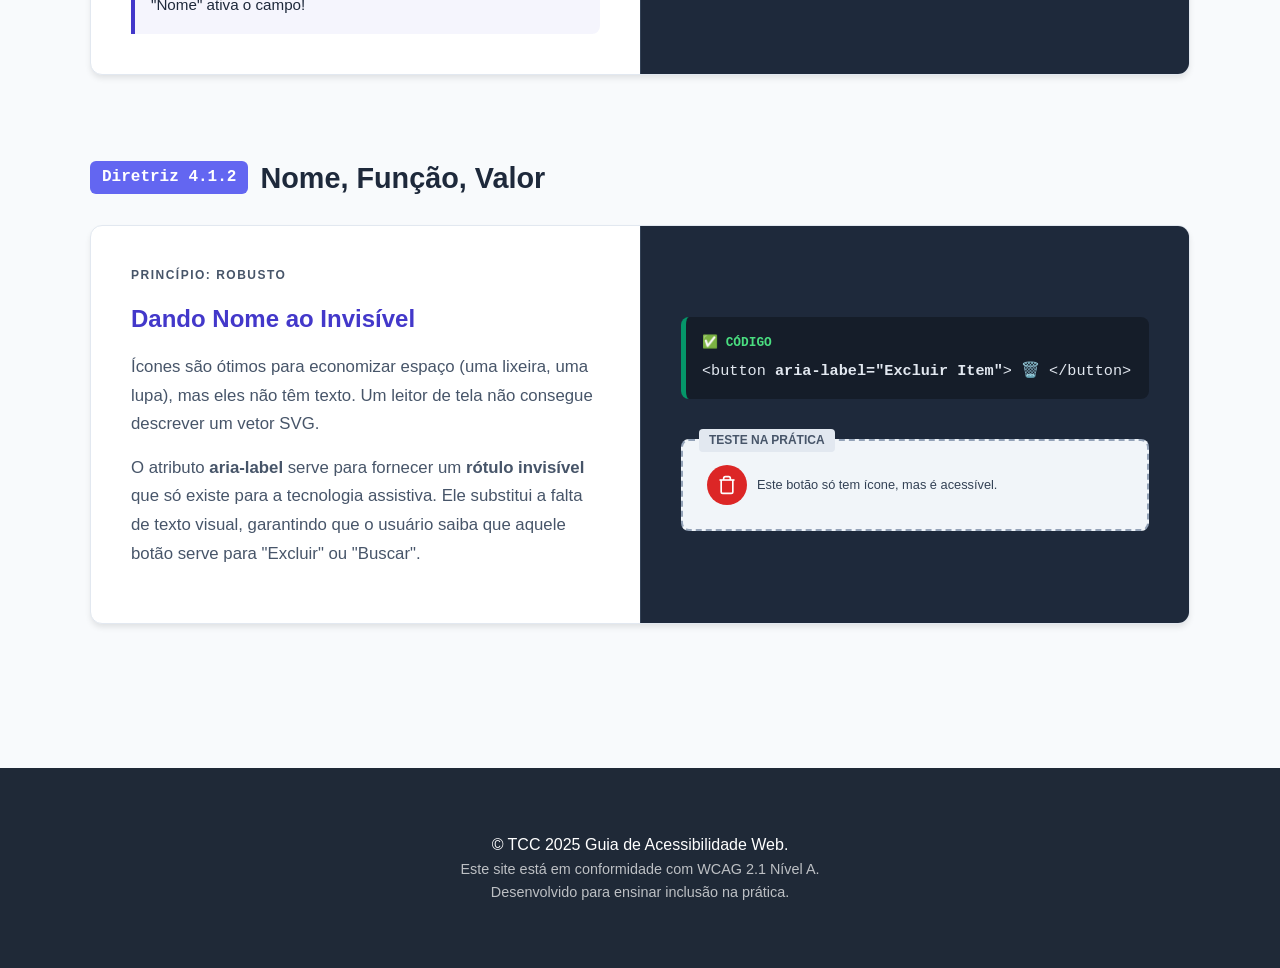
<file: tcc-original-2025/index.html>
<!DOCTYPE html>
<html lang="pt-br">
<head>
    <meta charset="UTF-8">
    <meta name="viewport" content="width=device-width, initial-scale=1.0">
    <meta name="description" content="Guia prático, interativo e explicativo das diretrizes WCAG 2.1 Nível A.">
    <title>Guia WCAG 2.1 Explicado - Nível A</title>
    
    <style>
        /* Cores/design */
        :root {
            --primary: #4338ca;
            --primary-light: #6366f1;
            --accent: #f43f5e;
            --success: #059669;
            --danger: #dc2626;
            --bg-body: #f8fafc;
            --bg-card: #ffffff;
            --text-main: #1e293b;
            --text-muted: #475569;
            --border-color: #e2e8f0;
            --radius: 12px;
            --shadow: 0 4px 6px -1px rgba(0, 0, 0, 0.1);
            --header-gradient: linear-gradient(135deg, var(--primary), #312e81);
        }

        /* Alto Contraste */
        body.high-contrast {
            --primary: #ffff00 !important;
            --primary-light: #ffffff !important;
            --accent: #00ffff !important;
            --success: #00ff00 !important;
            --danger: #ff5555 !important;
            --bg-body: #000000 !important;
            --bg-card: #000000 !important;
            --text-main: #ffffff !important;
            --text-muted: #ffff00 !important;
            --border-color: #ffffff !important;
            --shadow: none !important;
            --header-gradient: none !important;
        }

        /* Ajustes do Alto Contraste */
        body.high-contrast header,
        body.high-contrast .guideline-card,
        body.high-contrast .code-block,
        body.high-contrast .live-preview,
        body.high-contrast footer {
            border: 2px solid #fff !important;
            background: #000 !important;
        }

        body.high-contrast h2 span {
            background: #000 !important;
            border: 1px solid #ffff00;
            color: #ffff00 !important;
        }

        /* --- RESET & BASE --- */
        * { box-sizing: border-box; margin: 0; padding: 0; }
        
        html { font-size: 100%; } /* Base para REM */

        .visually-hidden{
                position: absolute !important;
                width: 1px !important;
                height: 1px !important;
                padding: 0 !important;
                margin: -1px !important;
                overflow: hidden !important;
                clip: rect(0, 0, 0, 0) !important;
                white-space: nowrap !important;
                border: 0 !important
        }

        body {
            font-family: 'Segoe UI', Roboto, Helvetica, Arial, sans-serif;
            background-color: var(--bg-body);
            color: var(--text-main);
            line-height: 1.6;
            transition: background-color 0.3s, color 0.3s;
        }

        /* Skip Link */
        .skip-link {
            position: absolute;
            top: -999px;
            left: 50%;
            transform: translateX(-50%);
            background: var(--accent);
            color: white;
            padding: 12px 24px;
            font-weight: bold;
            text-decoration: none;
            border-radius: 0 0 8px 8px;
            z-index: 9999;
            transition: top 0.2s;
        }
        .skip-link:focus { top: 0; outline: 3px solid #fff; }

        /* header */
        header {
            background: var(--header-gradient);
            background-color: var(--primary);
            color: white;
            padding: 4rem 1.5rem;
            text-align: center;
            border-bottom-right-radius: 3rem;
            border-bottom-left-radius: 3rem;
            margin-bottom: 3rem;
            box-shadow: var(--shadow);
        }

        header h1 { font-size: 2.5rem; margin-bottom: 0.5rem; letter-spacing: -0.5px; }
        header p { opacity: 0.9; max-width: 700px; margin: 0 auto; font-size: 1.1rem; }

        /* Toolbar */
        .a11y-toolbar {
            background: rgba(255, 255, 255, 0.15);
            backdrop-filter: blur(8px);
            display: inline-flex;
            gap: 10px;
            padding: 8px 16px;
            border-radius: 100px;
            margin-top: 2rem;
            border: 1px solid rgba(255,255,255,0.2);
            flex-wrap: wrap;
            justify-content: center;
        }

        body.high-contrast .a11y-toolbar { background: #000; border: 2px solid #fff; }

        .a11y-toolbar button {
            background: white;
            color: var(--primary);
            border: 2px solid transparent;
            padding: 8px 16px;
            border-radius: 20px;
            font-weight: 700;
            cursor: pointer;
            transition: transform 0.2s;
        }

        body.high-contrast .a11y-toolbar button {
            background: #000 !important;
            color: #ffff00 !important;
            border: 2px solid #ffff00 !important;
        }

        .a11y-toolbar button:hover { transform: translateY(-2px); }

        /* Foco Visível */
        button:focus-visible, a:focus-visible, input:focus-visible {
            outline: 3px solid var(--accent);
            outline-offset: 4px;
        }
        body.high-contrast :focus-visible { outline: 3px solid #fff; }

        /* Conteudo */
        .container {
            width: 90%;
            max-width: 1100px;
            margin: 0 auto;
            padding-bottom: 4rem;
        }

        section { margin-bottom: 5rem; scroll-margin-top: 2rem; }

        h2 {
            font-size: 1.8rem;
            color: var(--text-main);
            margin-bottom: 1.5rem;
            display: flex;
            align-items: center;
            gap: 12px;
            flex-wrap: wrap;
        }
        h2 span {
            background: var(--primary-light);
            color: white;
            padding: 4px 12px;
            border-radius: 6px;
            font-size: 1rem;
            font-weight: bold;
            font-family: monospace;
        }

        /* Cards */
        .guideline-card {
            background: var(--bg-card);
            border-radius: var(--radius);
            box-shadow: var(--shadow);
            overflow: hidden;
            border: 1px solid var(--border-color);
            display: grid;
            grid-template-columns: 1fr;
        }

        @media(min-width: 900px) {
            .guideline-card { grid-template-columns: 50% 50%; }
        }

        /* Lado esquerdo texto */
        .card-content {
            padding: 2.5rem;
            display: flex;
            flex-direction: column;
            justify-content: center;
        }

        .wcag-tag {
            text-transform: uppercase;
            font-size: 0.75rem;
            font-weight: 800;
            color: var(--text-muted);
            letter-spacing: 1.5px;
            margin-bottom: 15px;
            display: block;
        }

        .card-content h3 { color: var(--primary); margin-bottom: 15px; font-size: 1.5rem; }
        
        /* Ajuste no texto */
        .card-content p { 
            margin-bottom: 15px; 
            color: var(--text-muted); 
            font-size: 1.05rem; 
            line-height: 1.7;
        }
        .card-content strong { color: var(--text-main); font-weight: 700; }

        /* Lado direito código */
        .card-code {
            background: #1e293b;
            padding: 2.5rem;
            color: #e2e8f0;
            font-family: 'Courier New', Courier, monospace;
            font-size: 0.95rem;
            display: flex;
            flex-direction: column;
            justify-content: center;
            border-left: 1px solid #334155;
        }
        
        body.high-contrast .card-code {
            background: #000 !important;
            border-left: 2px solid #fff;
            border-top: 2px solid #fff;
        }

        .code-block {
            background: rgba(0,0,0,0.3);
            padding: 1rem;
            border-radius: 8px;
            border-left: 5px solid;
            margin-bottom: 1rem;
        }
        
        .correct { border-color: var(--success); }
        .label.certo { color: #4ade80; font-weight: bold; display: block; margin-bottom: 5px; font-size: 0.8rem; text-transform: uppercase;}
        
        code strong {
            background: rgba(255,255,255,0.15);
            color: #fff;
            padding: 2px 4px;
            border-radius: 4px;
        }

        /* Live Preview */
        .live-preview {
            background: #f1f5f9;
            border: 2px dashed #94a3b8;
            padding: 1.5rem;
            border-radius: 8px;
            margin-top: 1.5rem;
            color: #334155;
            font-family: 'Segoe UI', sans-serif;
            position: relative;
        }

        body.high-contrast .live-preview {
            background: #111;
            border-color: #fff;
            color: #fff;
        }

        .preview-title {
            position: absolute;
            top: -12px;
            left: 1rem;
            background: #e2e8f0;
            color: #475569;
            padding: 2px 10px;
            border-radius: 4px;
            font-size: 0.75rem;
            font-weight: bold;
            text-transform: uppercase;
        }
        body.high-contrast .preview-title { background: #fff; color: #000; }

        /* Footer */
        footer {
            background: #1f2937;
            color: white;
            text-align: center;
            padding: 4rem 1rem;
            margin-top: auto;
        }

        /* Explicação adicional */
        .explanation-box {
            background-color: rgba(67, 56, 202, 0.05); 
            border-left: 4px solid var(--primary);
            padding: 1rem;
            margin-top: 1rem;
            border-radius: 0 8px 8px 0;
            font-size: 0.95rem;
        }
        body.high-contrast .explanation-box {
            background: #111;
            border-color: #ffff00;
            color: #fff;
        }
        .enfase{
            font-weight: 600;
        }
    </style>
</head>
<body>

    <a href="#main-content" class="skip-link">Pular para conteúdo principal</a>

    <header role="banner">
        <div style="max-width: 900px; margin: 0 auto;">
            <h1 tabindex="0">Guia Prático WCAG 2.1</h1>
            <p tabindex="0">Entenda a teoria e veja a prática das diretrizes de <span class="enfase">Nível A</span> para deficientes visuais.</p>
            
            <div class="a11y-toolbar" role="group" aria-label="Ferramentas de Acessibilidade">
                <button onclick="toggleContrast()" id="btn-contrast" aria-pressed="false">Alto Contraste 🌗</button>
                <button onclick="changeFontSize(1)" aria-label="Aumentar Fonte">A+</button>
                <button onclick="changeFontSize(-1)" aria-label="Diminuir Fonte">A-</button>
            </div>
        </div>
    </header>

    <main id="main-content" class="container" role="main">

        <!-- 1.1.1 CONTEÚDO NÃO TEXTUAL -->
        <section id="guideline-111">
            <h2 tabindex="0"><span>Diretriz 1.1.1</span> Conteúdo Não Textual</h2>
            <div class="guideline-card">
                <div class="card-content">
                    <span tabindex="0" class="wcag-tag">Princípio: Perceptível</span>
                    <h3 tabindex="0">O que o Leitor de Tela "vê"?</h3>
                    <p tabindex="0">Para um computador, uma imagem é apenas um amontoado de pixels. Softwares de leitura (como NVDA ou VoiceOver) não conseguem interpretar o significado da imagem sozinhos.</p>
                    <p tabindex="0">Sem o atributo alt, o leitor pode ler o nome do arquivo (ex: "IMG_5502.jpg"), o que é inútil para o usuário. O texto alternativo deve transmitir a <span class="enfase">mesma informação</span> que a imagem passa visualmente.</p>
                    <div tabindex="0" class="explanation-box">
                        <span class="enfase" >Dica de Ouro:</span> Se a imagem for puramente decorativa (enfeite), use <span class="enfase">alt=""</span> (vazio). Isso diz ao leitor para ignorá-la completamente.
                    </div>
                </div>
                <div class="card-code" aria-hidden="true" tabindex="-1">
                    <div class="code-block correct">
                        <span class="label certo">✅ Código</span>
                        &lt;img src="vendas.jpg" <span class="enfase">alt="Gráfico: Vendas subiram 20%"</span>&gt;
                    </div>
                    
                    <div class="live-preview">
                        <span class="preview-title">Teste na Prática</span>
                        <div style="display: flex; align-items: center; gap: 15px;">
                            <svg width="60" height="60" viewBox="0 0 24 24" fill="none" stroke="currentColor" stroke-width="2" stroke-linecap="round" stroke-linejoin="round">
                                <path d="M21.21 15.89A10 10 0 1 1 8 2.83"></path>
                                <path d="M22 12A10 10 0 0 0 12 2v10z"></path>
                            </svg>
                            <span style="font-size: 0.9rem;">
                                Passe o mouse na imagem (simulada) para ver o "Alt":<br>
                                
                                <strong title="Gráfico: Vendas subiram 20%" style="border-bottom: 1px dotted #333; cursor: help;">[ Passe o Mouse Aqui ]</strong>
                            </span>
                        </div>
                    </div>
                </div>
            </div>
        </section>

        <!-- 1.3.1 TABELAS -->
        <section id="guideline-131">
            <h2 tabindex="0"><span>Diretriz 1.3.1</span> Informações e Relações</h2>
            <div class="guideline-card">
                <div class="card-content">
                    <span tabindex="0" class="wcag-tag">Princípio: Perceptível</span>
                    <h3 tabindex="0">Navegação em Matriz</h3>
                    <p tabindex="0">Quem enxerga, "escaneia" uma tabela visualmente e entende que o valor "R$ 50" pertence à coluna "Preço". O usuário cego navega <span class="enfase">célula por célula</span>, perdendo esse contexto visual.</p>
                    <p tabindex="0">Para quem vê, a tabela organiza os dados. Para quem ouve, essa estrutura pode ser confusa. Aqui, usamos aria-hidden para 'silenciar' a formatação visual e entregamos uma frase completa (ex: 'Preço: R$ 50') em cada célula usando classes utilitárias invisíveis, garantindo uma leitura linear e sem ambiguidades.</p>
                </div>
                <div class="card-code" tabindex="0">
                    <div class="code-block correct" aria-hidden="true" tabindex="-1">
                        <span class="label certo" a>✅ Código</span>
                        &lt;th <span class="enfase">aria-hidden="true"</span>&gt;Preço&lt;/th&gt; ... &lt;td&gt;&lt;span class="visually-hidden"&gt;Preço: &lt;/span&gt;R$ 50&lt;/td&gt;
                    </div>

                    <div class="live-preview">
                        <span class="preview-title">Teste na Prática</span>
                        <table style="width:100%; border-collapse: collapse;">
                            <thead tabindex="-1" aria-hidden="true">
                                <tr>
                                    <th scope="col" style="border:1px solid #ccc; padding:5px;">Produto</th>
                                    <th scope="col" style="border:1px solid #ccc; padding:5px;">Preço</th>
                                </tr>
                            </thead>
                            <tbody >
                                <tr>
                                    <td style="border:1px solid #ccc; padding:5px;"><div class="visually-hidden">Coluna Produto</div> Mouse Gamer</td>
                                    <td style="border:1px solid #ccc; padding:5px;"><div class="visually-hidden">Coluna Preço</div>R$ 150</td>
                                </tr>
                            </tbody>
                        </table>
                        <p tabindex="-1" aria-hidden="true" style="margin-top:10px; font-size: 0.8rem;">
                            🔈 O leitor dirá: "Coluna Preço, R$ 150".
                        </p>
                    </div>
                </div>
            </div>
        </section>

        <!-- 2.1.1 TECLADO -->
        <section id="guideline-211">
            <h2 tabindex="0"><span> Diretriz 2.1.1</span> Teclado</h2>
            <div class="guideline-card">
                <div class="card-content">
                    <span tabindex="0" class="wcag-tag">Princípio: Operável</span>
                    <h3 tabindex="0">A Falácia do "Clique"</h3>
                    <p tabindex="0">Nem todo mundo usa mouse. Pessoas cegas ou com deficiências motoras graves (que não conseguem segurar um mouse) usam a tecla <span class="enfase">TAB</span> para navegar.</p>
                    <p tabindex="0">Elementos como <span class="enfase">&lt;div&gt;</span> ou <span class="enfase">&lt;span&gt;</span> são invisíveis para o teclado. Se você fizer um botão com div, o usuário de teclado nunca conseguirá "chegar" nele para clicar. Use sempre elementos nativos como <span class="enfase">&lt;button&gt;</span> ou <span class="enfase">&lt;a&gt;</span>.</p>
                </div>
                <div class="card-code" tabindex="-1" aria-hidden="true">
                    <div class="code-block correct">
                        <span class="label certo">✅ Código</span>
                        &lt;button&gt;Clique Aqui&lt;/button&gt;
                    </div>

                    <div class="live-preview" style="text-align: center;">
                        <span class="preview-title">Teste na Prática</span>
                        <button id="btn-keyboard-test" onclick="testKeyboard()" style="padding: 10px 20px; cursor:pointer;">
                            Use TAB e aperte ENTER
                        </button>
                        <p id="msg-keyboard" style="margin-top: 10px; font-weight: bold; color: var(--success); height: 1.5rem;"></p>
                    </div>
                </div>
            </div>
        </section>

        <!-- 2.4.4 LINKS -->
        <section id="guideline-244">
            <h2 tabindex="0"><span>Diretriz 2.4.4</span> Propósito do Link</h2>
            <div class="guideline-card">
                <div class="card-content">
                    <span tabindex="0" class="wcag-tag">Princípio: Operável</span>
                    <h3 tabindex="0">A Lista de Links Fora de Contexto</h3>
                    <p tabindex="0">Leitores de tela possuem um atalho que lista <span class="enfase">apenas os links</span> da página para que o usuário encontre o que quer rapidamente.</p>
                    <p tabindex="0">Se você usar "Clique Aqui" em todos os links, o usuário ouvirá uma lista repetitiva e inútil: "Clique aqui, Clique aqui, Clique aqui". Ele não saberá para onde cada um leva.</p>
                </div>
                <div class="card-code" tabindex="-1" aria-hidden="true">
                    <div class="code-block correct">
                        <span class="label certo">✅ Código</span>
                        &lt;a href="..."&gt;Baixar PDF do Contrato&lt;/a&gt;
                    </div>

                    <div class="live-preview">
                        <span class="preview-title">Comparação</span>
                        <ul style="list-style: none; padding: 0;">
                            <li style="margin-bottom: 8px;">❌ <a href="#" style="color: var(--danger);">Clique aqui</a> (Para onde vou?)</li>
                            <li>✅ <a href="#" style="color: var(--primary); font-weight: bold;">Ver Tabela de Preços</a> (Claro!)</li>
                        </ul>
                    </div>
                </div>
            </div>
        </section>

        <!-- 3.3.2 LABELS -->
        <section id="guideline-332">
            <h2 tabindex="0"><span>Diretriz 3.3.2</span> Rótulos (Labels)</h2>
            <div class="guideline-card">
                <div class="card-content">
                    <span tabindex="0" class="wcag-tag">Princípio: Compreensível</span>
                    <h3 tabindex="0">A Conexão Programática</h3>
                    <p tabindex="0">Visualmente, basta colocar um texto ao lado de um campo para sabermos o que preencher. Para o cego, essa relação visual não existe.</p>
                    <p tabindex="0">O atributo <span class="enfase">for</span> no rótulo conecta-se ao <span class="enfase">id</span> do input. Quando o foco entra no campo, o leitor busca esse rótulo conectado e o lê. Sem isso, o usuário ouve apenas "Campo de edição em branco".</p>
                    <div class="explanation-box" tabindex="0">
                        Isso também aumenta a área de clique: clicar na palavra "Nome" ativa o campo!
                    </div>
                </div>
                <div class="card-code" aria-hidden="true" tabindex="-1">
                    <div class="code-block correct">
                        <span class="label certo">✅ Código</span>
                        &lt;label <span class="enfase">for="email"</span>&gt;E-mail:&lt;/label&gt;<br>
                        &lt;input <span class="enfase">id="email"</span> type="text"&gt;
                    </div>

                    <div class="live-preview">
                        <span class="preview-title">Teste na Prática</span>
                        <!-- Label clicável -->
                        <label for="input-teste" style="display: block; margin-bottom: 5px; cursor: pointer; color: var(--primary); font-weight: bold;">
                            Clique neste texto "E-mail" ->
                        </label>
                        <input type="text" id="input-teste" placeholder="Foco virá para cá..." style="width: 100%; padding: 8px; border: 1px solid #ccc; border-radius: 4px;">
                    </div>
                </div>
            </div>
        </section>

        <!-- 4.1.2 ARIA LABELS -->
        <section id="guideline-412">
            <h2 tabindex="0"><span>Diretriz 4.1.2</span> Nome, Função, Valor</h2>
            <div class="guideline-card">
                <div class="card-content">
                    <span class="wcag-tag" tabindex="0">Princípio: Robusto</span>
                    <h3 tabindex="0">Dando Nome ao Invisível</h3>
                    <p tabindex="0">Ícones são ótimos para economizar espaço (uma lixeira, uma lupa), mas eles não têm texto. Um leitor de tela não consegue descrever um vetor SVG.</p>
                    <p tabindex="0">O atributo <span class="enfase">aria-label</span> serve para fornecer um <span class="enfase">rótulo invisível</span> que só existe para a tecnologia assistiva. Ele substitui a falta de texto visual, garantindo que o usuário saiba que aquele botão serve para "Excluir" ou "Buscar".</p>
                </div>
                <div class="card-code" aria-hidden="true" tabindex="-1">
                    <div class="code-block correct">
                        <span class="label certo">✅ Código</span>
                        &lt;button <span class="enfase">aria-label="Excluir Item"</span>&gt; 🗑️ &lt;/button&gt;
                    </div>

                    <div class="live-preview">
                        <span class="preview-title">Teste na Prática</span>
                        <div style="display: flex; align-items: center; gap: 10px;">
                            <button aria-label="Excluir Item" onclick="alert('Leitor leu: Excluir Item')" style="background: var(--danger); color: white; border: none; width: 40px; height: 40px; border-radius: 50%; display: flex; align-items: center; justify-content: center; cursor: pointer;">
                                <svg width="20" height="20" viewBox="0 0 24 24" fill="none" stroke="currentColor" stroke-width="2">
                                    <polyline points="3 6 5 6 21 6"></polyline>
                                    <path d="M19 6v14a2 2 0 0 1-2 2H7a2 2 0 0 1-2-2V6m3 0V4a2 2 0 0 1 2-2h4a2 2 0 0 1 2 2v2"></path>
                                </svg>
                            </button>
                            <small style="font-size: 0.8rem">Este botão só tem ícone, mas é acessível.</small>
                        </div>
                    </div>
                </div>
            </div>
        </section>

    </main>

    <footer role="contentinfo">
        <p tabindex="0" >&copy; TCC 2025 Guia de Acessibilidade Web.</p>
        <p tabindex="0" style="font-size: 0.9rem; opacity: 0.7;">
            Este site está em conformidade com WCAG 2.1 Nível A.<br>
            Desenvolvido para ensinar inclusão na prática.
        </p>
    </footer>

    <!-- INTERAÇÃO -->
    <script>
        // Zoom 
        let currentSize = 100;
        function changeFontSize(dir) {
            if(dir === 1 && currentSize < 160) currentSize += 10;
            if(dir === -1 && currentSize > 90) currentSize -= 10;
            document.documentElement.style.fontSize = currentSize + "%";
        }

        // Alto Contraste
        function toggleContrast() {
            const body = document.body;
            const btn = document.getElementById('btn-contrast');
            body.classList.toggle('high-contrast');
            const isActive = body.classList.contains('high-contrast');
            btn.setAttribute('aria-pressed', isActive);
            btn.innerText = isActive ? "Desativar Alto Contraste" : "Alto Contraste 🌗";
        }

        // Teste de teclado
        function testKeyboard() {
            const btn = document.getElementById('btn-keyboard-test');
            const msg = document.getElementById('msg-keyboard');
            btn.innerText = "Sucesso! 🎉";
            btn.style.backgroundColor = "var(--success)";
            btn.style.color = "#fff";
            msg.innerText = "O evento de clique funcionou!";
            
            setTimeout(() => {
                btn.innerText = "Use TAB e aperte ENTER";
                btn.style.backgroundColor = "";
                btn.style.color = "";
                msg.innerText = "";
            }, 3000);
        }
    </script>
</body>
</html>
</file>
<file: css/style.css>
/* ==========================================================================
   Guia Prático WCAG — estilos

   Conceito: documentação de referência. Índice lateral agrupado por
   princípio; cada critério é uma ficha com o número em destaque, a
   explicação à esquerda e a bancada de testes à direita.

   Todas as cores são variáveis. Tema escuro (preferência do sistema) e
   alto contraste (botão) só redefinem as variáveis.
   ========================================================================== */

/* --- Fontes (auto-hospedadas, licença OFL em fonts/) --- */
@font-face {
    font-family: 'Atkinson Hyperlegible Next';
    font-style: normal;
    font-weight: 200 800;
    font-display: swap;
    src: url('../fonts/atkinson-next-latin.woff2') format('woff2');
    unicode-range: U+0000-00FF, U+0131, U+0152-0153, U+02BB-02BC, U+02C6, U+02DA, U+02DC, U+0304, U+0308, U+0329, U+2000-206F, U+20AC, U+2122, U+2191, U+2193, U+2212, U+2215, U+FEFF, U+FFFD;
}
@font-face {
    font-family: 'Atkinson Hyperlegible Next';
    font-style: normal;
    font-weight: 200 800;
    font-display: swap;
    src: url('../fonts/atkinson-next-latin-ext.woff2') format('woff2');
    unicode-range: U+0100-02BA, U+02BD-02C5, U+02C7-02CC, U+02CE-02D7, U+02DD-02FF, U+1E00-1E9F, U+20A0-20AB, U+20AD-20C0, U+2113, U+2C60-2C7F, U+A720-A7FF;
}
@font-face {
    font-family: 'Atkinson Hyperlegible Mono';
    font-style: normal;
    font-weight: 200 800;
    font-display: swap;
    src: url('../fonts/atkinson-mono-latin.woff2') format('woff2');
    unicode-range: U+0000-00FF, U+0131, U+0152-0153, U+02BB-02BC, U+02C6, U+02DA, U+02DC, U+0304, U+0308, U+0329, U+2000-206F, U+20AC, U+2122, U+2191, U+2193, U+2212, U+2215, U+FEFF, U+FFFD;
}
@font-face {
    font-family: 'Atkinson Hyperlegible Mono';
    font-style: normal;
    font-weight: 200 800;
    font-display: swap;
    src: url('../fonts/atkinson-mono-latin-ext.woff2') format('woff2');
    unicode-range: U+0100-02BA, U+02BD-02C5, U+02C7-02CC, U+02CE-02D7, U+02DD-02FF, U+1E00-1E9F, U+20A0-20AB, U+20AD-20C0, U+2113, U+2C60-2C7F, U+A720-A7FF;
}

/* --- Tokens --- */
:root {
    /* Cor */
    --paper: #ffffff;          /* fundo da página */
    --bench: #f1f4f8;          /* bancada de testes */
    --ink: #14202e;            /* texto */
    --ink-soft: #4a5868;       /* texto secundário */
    --rule: #d3dbe4;           /* linhas e bordas */
    --access-blue: #0b4fa0;    /* azul do Símbolo Internacional de Acesso */
    --access-blue-soft: #e3edf9;
    --marker: #ffe270;         /* marca-texto */
    --marker-ink: #14202e;
    --wrong: #b42318;
    --wrong-soft: #fdecea;
    --right: #17734a;
    --right-soft: #e5f4ec;
    --code-bg: #14202e;
    --code-ink: #e6edf5;
    --focus-ring: #0b4fa0;
    --hero-bg: #0b4fa0;
    --hero-ink: #ffffff;

    /* Tipografia */
    --font-text: 'Atkinson Hyperlegible Next', 'Segoe UI', system-ui, -apple-system, Roboto, Arial, sans-serif;
    --font-code: 'Atkinson Hyperlegible Mono', ui-monospace, 'Cascadia Mono', Consolas, 'Courier New', monospace;
    --step--1: 0.875rem;
    --step-0: 1.0625rem;
    --step-1: 1.25rem;
    --step-2: 1.625rem;
    --step-3: 2.25rem;
    --step-4: 3rem;

    /* Espaço e forma */
    --gutter: clamp(1rem, 4vw, 2.5rem);
    --radius: 4px;
    --measure: 64ch;
}

@media (prefers-color-scheme: dark) {
    :root {
        --paper: #0e151d;
        --bench: #16202b;
        --ink: #e6edf5;
        --ink-soft: #a5b3c2;
        --rule: #2c3a49;
        --access-blue: #82b6ff;
        --access-blue-soft: #1b2b40;
        --marker: #ffe270;
        --marker-ink: #14202e;
        --wrong: #ff8f85;
        --wrong-soft: #3a1c1b;
        --right: #6fd6a2;
        --right-soft: #15332a;
        --code-bg: #0a1016;
        --code-ink: #e6edf5;
        --focus-ring: #82b6ff;
        --hero-bg: #133a6b;
        --hero-ink: #ffffff;
        color-scheme: dark;
    }
}

body.high-contrast {
    --paper: #000000;
    --bench: #000000;
    --ink: #ffffff;
    --ink-soft: #ffffff;
    --rule: #ffffff;
    --access-blue: #ffff00;
    --access-blue-soft: #000000;
    --marker: #ffff00;
    --marker-ink: #000000;
    --wrong: #ff9a9a;
    --wrong-soft: #000000;
    --right: #7dff9a;
    --right-soft: #000000;
    --code-bg: #000000;
    --code-ink: #ffffff;
    --focus-ring: #ffff00;
    --hero-bg: #000000;
    --hero-ink: #ffff00;
    color-scheme: dark;
}

/* --- Base --- */
*,
*::before,
*::after {
    box-sizing: border-box;
    margin: 0;
    padding: 0;
}

html {
    font-size: 100%; /* base para rem; alterada pelos botões de tamanho do texto */
    scroll-behavior: smooth;
}

body {
    font-family: var(--font-text);
    font-size: var(--step-0);
    line-height: 1.6;
    background: var(--paper);
    color: var(--ink);
    -webkit-text-size-adjust: 100%;
}

h1, h2, h3, h4 {
    line-height: 1.2;
    text-wrap: balance;
}

a {
    color: var(--access-blue);
    text-underline-offset: 0.18em;
    text-decoration-thickness: 1px;
}

a:hover {
    text-decoration-thickness: 2px;
}

code,
kbd,
pre {
    font-family: var(--font-code);
}

/* Código dentro do texto corrido */
:not(pre) > code {
    font-size: 0.92em;
    padding: 0.05em 0.3em;
    border-radius: var(--radius);
    background: var(--bench);
    border: 1px solid var(--rule);
    white-space: nowrap;
}

/* Teclas como teclas de verdade */
kbd {
    display: inline-block;
    font-size: 0.82em;
    line-height: 1.3;
    padding: 0.1em 0.45em;
    border: 1px solid var(--rule);
    border-bottom-width: 3px;
    border-radius: var(--radius);
    background: var(--paper);
    color: var(--ink);
    white-space: nowrap;
}

/* Esconde visualmente, mas mantém o texto para leitores de tela */
.visually-hidden {
    position: absolute !important;
    width: 1px !important;
    height: 1px !important;
    padding: 0 !important;
    margin: -1px !important;
    overflow: hidden !important;
    clip: rect(0, 0, 0, 0) !important;
    white-space: nowrap !important;
    border: 0 !important;
}

/* Foco visível: anel grosso com folga, igual em todo o site */
:focus-visible {
    outline: 3px solid var(--focus-ring);
    outline-offset: 3px;
}

/* Links focados ganham fundo de marca-texto */
a:focus-visible {
    outline: none;
    background: var(--marker);
    color: var(--marker-ink);
    box-shadow: 0 3px 0 var(--marker-ink);
    text-decoration: none;
}

main:focus {
    outline: none;
}

/* --- Pular para o conteúdo --- */
.skip-link {
    position: absolute;
    left: var(--gutter);
    top: -999px;
    z-index: 100;
    padding: 0.75rem 1rem;
    background: var(--marker);
    color: var(--marker-ink);
    font-weight: 700;
}

.skip-link:focus {
    top: 0.5rem;
}

/* --- Cabeçalho grande (herdado do TCC original) --- */
.hero {
    background: var(--hero-bg);
    color: var(--hero-ink);
    border-bottom-left-radius: 3rem;
    border-bottom-right-radius: 3rem;
}

body.high-contrast .hero {
    border: 2px solid var(--rule);
    border-top: 0;
}

.hero__inner {
    max-width: 78rem;
    margin: 0 auto;
    padding-block: 3rem 3.5rem;
    padding-inline: var(--gutter);
}

@media (min-width: 64rem) {
    .hero__inner {
        padding-block: 4.5rem 4.5rem;
    }
}

.hero__brand {
    display: flex;
    align-items: center;
    gap: 0.6rem;
    font-size: var(--step--1);
    font-weight: 700;
    text-transform: uppercase;
    letter-spacing: 0.08em;
    margin-bottom: 1.25rem;
}

.hero__brand svg {
    flex-shrink: 0;
}

.hero h1 {
    font-size: clamp(2.5rem, 6vw, 3.75rem);
    font-weight: 800;
    letter-spacing: -0.02em;
    margin-bottom: 1.25rem;
}

.hero__lead {
    font-size: var(--step-1);
    max-width: var(--measure);
}

.hero__lead + .hero__lead {
    margin-top: 0.75rem;
    opacity: 0.92;
}

.hero .prefs {
    margin-top: 2.25rem;
}

.hero :focus-visible {
    outline-color: var(--hero-ink);
}

.prefs {
    display: flex;
    flex-wrap: wrap;
    align-items: center;
    gap: 0.5rem 1.25rem;
}

.prefs__group {
    display: flex;
    align-items: center;
    gap: 0.5rem;
}

.prefs__label {
    font-size: var(--step--1);
    font-weight: 700;
}

.prefs__buttons {
    display: flex;
}

.pref-button {
    font: inherit;
    font-size: var(--step--1);
    font-weight: 700;
    min-width: 2.75rem;
    min-height: 2.5rem;
    padding: 0.35rem 0.75rem;
    border: 1px solid var(--hero-bg);
    background: var(--hero-ink);
    color: var(--hero-bg);
    cursor: pointer;
}

.prefs__buttons .pref-button + .pref-button {
    margin-left: -1px;
}

.prefs__buttons .pref-button:first-child { border-radius: var(--radius) 0 0 var(--radius); }
.prefs__buttons .pref-button:last-child { border-radius: 0 var(--radius) var(--radius) 0; }

.pref-button:hover {
    background: var(--access-blue-soft);
}

.pref-button:focus-visible {
    position: relative;
    z-index: 1;
}

.pref-button--toggle {
    display: inline-flex;
    align-items: center;
    gap: 0.5rem;
    border-radius: var(--radius);
}

/* Indicador do botão liga/desliga */
.pref-button--toggle .switch {
    width: 1.9rem;
    height: 1.05rem;
    border-radius: 1rem;
    border: 2px solid currentColor;
    position: relative;
    flex-shrink: 0;
}

.pref-button--toggle .switch::after {
    content: '';
    position: absolute;
    top: 1px;
    left: 1px;
    width: 0.65rem;
    height: 0.65rem;
    border-radius: 50%;
    background: currentColor;
    transition: transform 0.15s;
}

.pref-button--toggle[aria-pressed="true"] {
    background: var(--hero-bg);
    color: var(--hero-ink);
    border-color: var(--hero-ink);
}

.pref-button--toggle[aria-pressed="true"] .switch::after {
    transform: translateX(0.85rem);
}

/* --- Estrutura da página --- */
.layout {
    max-width: 78rem;
    margin: 0 auto;
    padding-inline: var(--gutter);
    display: grid;
    grid-template-columns: minmax(0, 1fr);
    gap: 2.5rem;
}

@media (min-width: 64rem) {
    .layout {
        grid-template-columns: 15rem minmax(0, 1fr);
        gap: 4rem;
    }
}

/* --- Índice lateral --- */
.index {
    padding-block: 2rem 0;
}

@media (min-width: 64rem) {
    .index {
        position: sticky;
        top: 0;
        align-self: start;
        max-height: 100vh;
        overflow-y: auto;
        padding-block: 3rem;
    }
}

.index__title {
    font-size: var(--step--1);
    text-transform: uppercase;
    letter-spacing: 0.08em;
    color: var(--ink-soft);
    margin-bottom: 1rem;
}

.index__group + .index__group {
    margin-top: 1.25rem;
}

.index__principle {
    font-size: var(--step--1);
    font-weight: 700;
    margin-bottom: 0.25rem;
}

.index__principle span {
    font-family: var(--font-code);
    color: var(--ink-soft);
    font-weight: 400;
    margin-right: 0.35rem;
}

.index ul {
    list-style: none;
    border-left: 1px solid var(--rule);
}

.index a {
    display: grid;
    grid-template-columns: 2.6rem 1fr;
    gap: 0.25rem;
    padding: 0.3rem 0.5rem 0.3rem 0.75rem;
    margin-left: -1px;
    border-left: 3px solid transparent;
    font-size: var(--step--1);
    color: var(--ink);
    text-decoration: none;
    line-height: 1.35;
}

.index a:hover {
    color: var(--access-blue);
    text-decoration: underline;
}

.index a[aria-current="true"] {
    border-left-color: var(--access-blue);
    color: var(--access-blue);
    font-weight: 700;
}

.index__num {
    font-variant-numeric: tabular-nums;
    color: var(--ink-soft);
}

.index a[aria-current="true"] .index__num {
    color: inherit;
}

/* --- Abertura --- */
.content {
    padding-block: 2rem 5rem;
    min-width: 0;
}

@media (min-width: 64rem) {
    .content {
        padding-block: 3rem 6rem;
    }
}

.opening {
    padding-bottom: 3rem;
}

/* Anatomia do número de um critério */
.anatomy {
    padding: 1.75rem;
    background: var(--bench);
    border-radius: var(--radius);
    border: 1px solid var(--rule);
}

.anatomy h2 {
    font-size: var(--step-1);
    margin-bottom: 0.5rem;
}

.anatomy > p {
    max-width: var(--measure);
    color: var(--ink-soft);
    margin-bottom: 1.5rem;
}

.anatomy__parts {
    display: grid;
    grid-template-columns: repeat(3, minmax(0, 1fr));
    gap: 0.5rem;
    list-style: none;
    max-width: 40rem;
}

.anatomy__parts li {
    border-top: 3px solid var(--access-blue);
    padding-top: 0.5rem;
}

.anatomy__digit {
    display: block;
    font-size: var(--step-3);
    font-weight: 800;
    line-height: 1;
    color: var(--access-blue);
    margin-bottom: 0.4rem;
}

.anatomy__role {
    display: block;
    font-size: var(--step--1);
    text-transform: uppercase;
    letter-spacing: 0.06em;
    color: var(--ink-soft);
}

.anatomy__name {
    display: block;
    font-weight: 700;
    line-height: 1.3;
}

.levels {
    display: flex;
    flex-wrap: wrap;
    gap: 1rem 2rem;
    margin-top: 1.75rem;
    list-style: none;
}

.levels li {
    display: flex;
    align-items: baseline;
    gap: 0.6rem;
    max-width: 18rem;
    font-size: var(--step--1);
    color: var(--ink-soft);
}

.levels strong {
    color: var(--ink);
}

/* Selo de nível de conformidade */
.level {
    display: inline-block;
    font-family: var(--font-code);
    font-weight: 700;
    font-size: var(--step--1);
    line-height: 1;
    padding: 0.3rem 0.45rem;
    border: 2px solid var(--access-blue);
    color: var(--access-blue);
    border-radius: var(--radius);
    white-space: nowrap;
}

/* --- Critério --- */
.criterion {
    border-top: 1px solid var(--rule);
    padding-block: 3rem;
    scroll-margin-top: 1rem;
}

.criterion__head {
    margin-bottom: 2rem;
}

.criterion h2 {
    display: flex;
    flex-wrap: wrap;
    align-items: baseline;
    gap: 0.25rem 1rem;
    font-size: var(--step-3);
    font-weight: 800;
    letter-spacing: -0.015em;
}

.criterion__num {
    font-weight: 800;
    font-variant-numeric: tabular-nums;
    color: var(--access-blue);
    letter-spacing: 0;
}

.criterion__meta {
    display: flex;
    flex-wrap: wrap;
    align-items: center;
    gap: 0.5rem 1.5rem;
    margin-top: 0.75rem;
    font-size: var(--step--1);
    color: var(--ink-soft);
}

.criterion__meta div {
    display: flex;
    gap: 0.35rem;
    align-items: center;
}

.criterion__meta dt::after {
    content: ':';
}

.criterion__meta dd {
    color: var(--ink);
    font-weight: 700;
}

.criterion__body {
    display: grid;
    grid-template-columns: minmax(0, 1fr);
    gap: 2rem;
}

@media (min-width: 80rem) {
    .criterion__body {
        grid-template-columns: minmax(0, 1fr) minmax(0, 1fr);
        gap: 3rem;
        align-items: start;
    }
}

.criterion__text {
    max-width: var(--measure);
}

.criterion__text h3 {
    font-size: var(--step-2);
    font-weight: 700;
    margin-bottom: 1rem;
}

.criterion__text p + p {
    margin-top: 1rem;
}

.note {
    margin-top: 1.75rem;
    padding-top: 0.75rem;
    border-top: 2px solid var(--ink);
}

.note__label {
    font-size: var(--step--1);
    font-weight: 800;
    text-transform: uppercase;
    letter-spacing: 0.08em;
    margin-bottom: 0.25rem;
}

/* --- Bancada de testes --- */
.lab {
    background: var(--bench);
    border: 1px solid var(--rule);
    border-radius: var(--radius);
    padding: 1.5rem;
    display: grid;
    gap: 1.5rem;
    min-width: 0;
}

.lab__title {
    font-size: var(--step--1);
    font-weight: 800;
    text-transform: uppercase;
    letter-spacing: 0.08em;
    color: var(--ink-soft);
    margin-bottom: 0.75rem;
}

.lab__part > p {
    margin-bottom: 0.75rem;
}

.snippets {
    display: grid;
    gap: 0.75rem;
}

/* Trecho de código errado/certo */
.snippet {
    border-radius: var(--radius);
    overflow: hidden;
    border: 1px solid var(--rule);
}

.snippet figcaption {
    display: flex;
    align-items: center;
    gap: 0.4rem;
    padding: 0.35rem 0.75rem;
    font-size: var(--step--1);
    font-weight: 800;
}

.snippet--wrong figcaption {
    background: var(--wrong-soft);
    color: var(--wrong);
}

.snippet--right figcaption {
    background: var(--right-soft);
    color: var(--right);
}

body.high-contrast .snippet figcaption {
    border-bottom: 1px solid var(--rule);
}

.snippet pre {
    background: var(--code-bg);
    color: var(--code-ink);
    padding: 0.9rem 1rem;
    font-size: 0.9rem;
    line-height: 1.55;
    white-space: pre-wrap;
    overflow-wrap: anywhere;
}

.snippet mark {
    background: var(--marker);
    color: var(--marker-ink);
    padding: 0 0.15em;
    border-radius: 2px;
}

/* Área interativa */
.demo {
    background: var(--paper);
    border: 1px solid var(--rule);
    border-radius: var(--radius);
    padding: 1.25rem;
    display: grid;
    gap: 1rem;
}

.demo > p {
    font-size: var(--step--1);
    color: var(--ink-soft);
}

.choice {
    display: flex;
    flex-wrap: wrap;
    gap: 0.5rem;
}

.button {
    font: inherit;
    font-size: var(--step--1);
    font-weight: 700;
    min-height: 2.5rem;
    padding: 0.45rem 0.9rem;
    border-radius: var(--radius);
    border: 2px solid var(--ink);
    background: var(--paper);
    color: var(--ink);
    cursor: pointer;
    display: inline-flex;
    align-items: center;
    gap: 0.4rem;
}

.button:hover {
    background: var(--bench);
}

.button--wrong {
    border-color: var(--wrong);
    color: var(--wrong);
}

.button--right {
    border-color: var(--right);
    color: var(--right);
}

.button svg,
.snippet svg {
    flex-shrink: 0;
}

/* "Botão" falso feito com div: aparência de botão, sem foco nem semântica */
.fake-button {
    display: inline-flex;
    align-items: center;
    gap: 0.4rem;
    font-size: var(--step--1);
    font-weight: 700;
    min-height: 2.5rem;
    padding: 0.45rem 0.9rem;
    border-radius: var(--radius);
    border: 2px solid var(--wrong);
    color: var(--wrong);
    background: var(--paper);
    cursor: pointer;
    user-select: none;
}

/* Visualizador de fala (inspirado no "Visualizador de fala" do NVDA) */
.speech {
    border: 1px solid var(--rule);
    border-radius: var(--radius);
    overflow: hidden;
    background: var(--code-bg);
    color: var(--code-ink);
}

.speech__bar {
    display: flex;
    justify-content: space-between;
    gap: 1rem;
    padding: 0.35rem 0.75rem;
    font-size: 0.8rem;
    background: var(--rule);
    color: var(--ink);
}

body.high-contrast .speech__bar {
    background: var(--paper);
    border-bottom: 1px solid var(--rule);
}

.speech__bar strong {
    font-weight: 800;
}

.speech__log {
    list-style: none;
    padding: 0.75rem;
    min-height: 3.5rem;
    font-family: var(--font-code);
    font-size: 0.9rem;
    display: grid;
    gap: 0.35rem;
}

.speech__empty {
    color: var(--code-ink);
    opacity: 0.75;
    font-family: var(--font-text);
}

.speech__tag {
    display: inline-block;
    font-family: var(--font-text);
    font-size: 0.75rem;
    font-weight: 700;
    padding: 0 0.4rem;
    margin-right: 0.5rem;
    border: 1px solid currentColor;
    border-radius: var(--radius);
    opacity: 0.85;
}

/* Demonstração 1.1.1 */
.chart-figure {
    display: flex;
    align-items: center;
    gap: 1rem;
}

.chart-figure svg {
    flex-shrink: 0;
    color: var(--access-blue);
}

.chart-figure p {
    font-size: var(--step--1);
    color: var(--ink-soft);
}

/* Demonstração 1.3.1 */
.table-wrap {
    overflow-x: auto;
}

.demo-table {
    width: 100%;
    border-collapse: collapse;
    font-variant-numeric: tabular-nums;
}

.demo-table caption {
    text-align: left;
    font-weight: 700;
    padding-bottom: 0.4rem;
}

.demo-table th,
.demo-table td {
    text-align: left;
    padding: 0.45rem 0.6rem;
    border-bottom: 1px solid var(--rule);
}

.demo-table thead th {
    border-bottom: 2px solid var(--ink);
}

.demo-table td:last-child,
.demo-table th:last-child {
    text-align: right;
}

/* Demonstração 3.3.2 */
.field label {
    display: block;
    font-weight: 700;
    cursor: pointer;
}

.field__hint {
    font-size: var(--step--1);
    color: var(--ink-soft);
    margin-bottom: 0.35rem;
}

.field input {
    width: 100%;
    font: inherit;
    padding: 0.55rem 0.7rem;
    border: 2px solid var(--ink-soft);
    border-radius: var(--radius);
    background: var(--paper);
    color: var(--ink);
}

/* Demonstração 4.1.2 */
.file-row {
    display: flex;
    align-items: center;
    justify-content: space-between;
    gap: 1rem;
    padding: 0.5rem 0.5rem 0.5rem 0.9rem;
    border: 1px solid var(--rule);
    border-radius: var(--radius);
    font-family: var(--font-code);
    font-size: 0.9rem;
}

.icon-button {
    width: 2.75rem;
    height: 2.75rem;
    display: inline-flex;
    align-items: center;
    justify-content: center;
    border-radius: var(--radius);
    border: 2px solid var(--wrong);
    background: var(--paper);
    color: var(--wrong);
    cursor: pointer;
    flex-shrink: 0;
}

.icon-button:hover {
    background: var(--wrong-soft);
}

/* --- Rodapé --- */
.site-footer {
    border-top: 1px solid var(--rule);
    background: var(--bench);
}

.site-footer__inner {
    max-width: 78rem;
    margin: 0 auto;
    padding-block: 3rem;
    padding-inline: var(--gutter);
    display: grid;
    grid-template-columns: repeat(auto-fit, minmax(min(100%, 18rem), 1fr));
    gap: 2rem 3rem;
    font-size: var(--step--1);
    color: var(--ink-soft);
}

.site-footer h2 {
    font-size: var(--step--1);
    text-transform: uppercase;
    letter-spacing: 0.08em;
    color: var(--ink);
    margin-bottom: 0.6rem;
}

.site-footer ul {
    list-style: none;
}

.site-footer p + p {
    margin-top: 0.6rem;
}

/* Respeita quem pediu menos animação no sistema operacional */
@media (prefers-reduced-motion: reduce) {
    *,
    *::before,
    *::after {
        transition: none !important;
        scroll-behavior: auto !important;
    }
}
</file>
